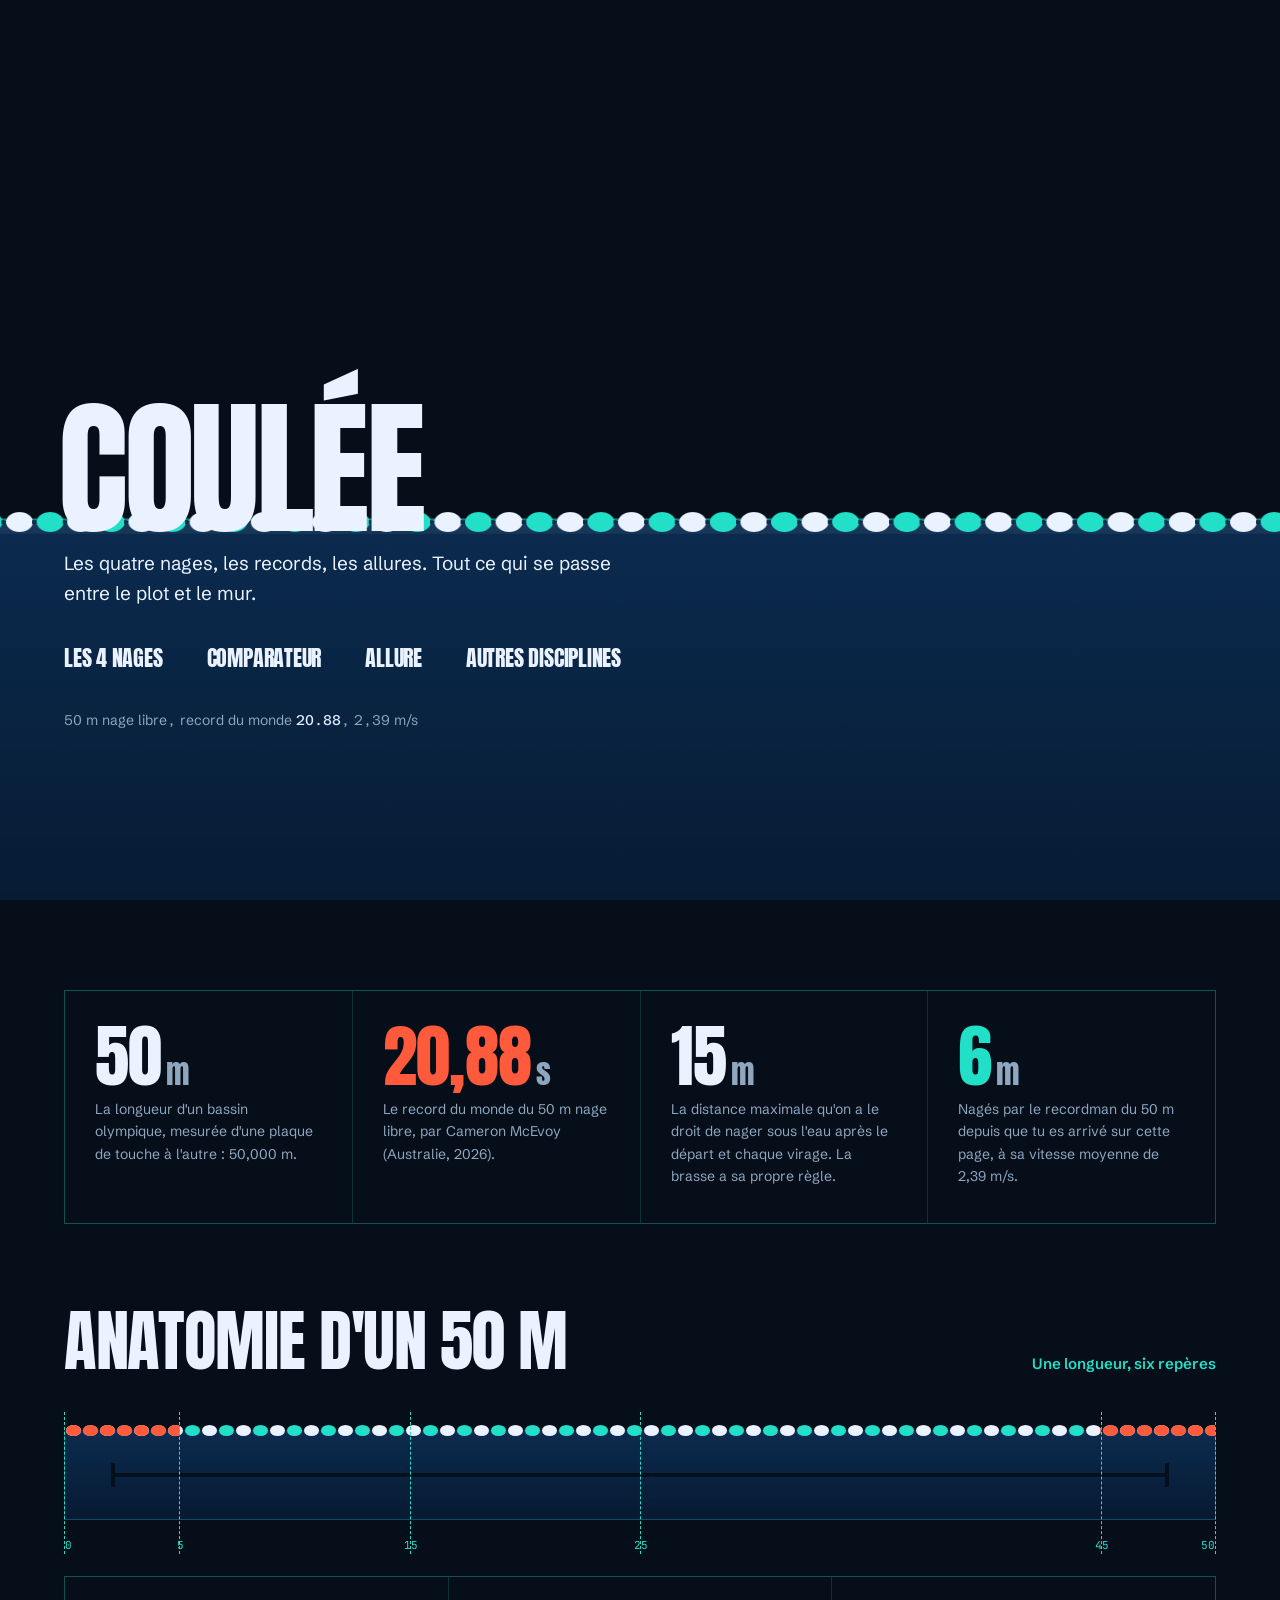
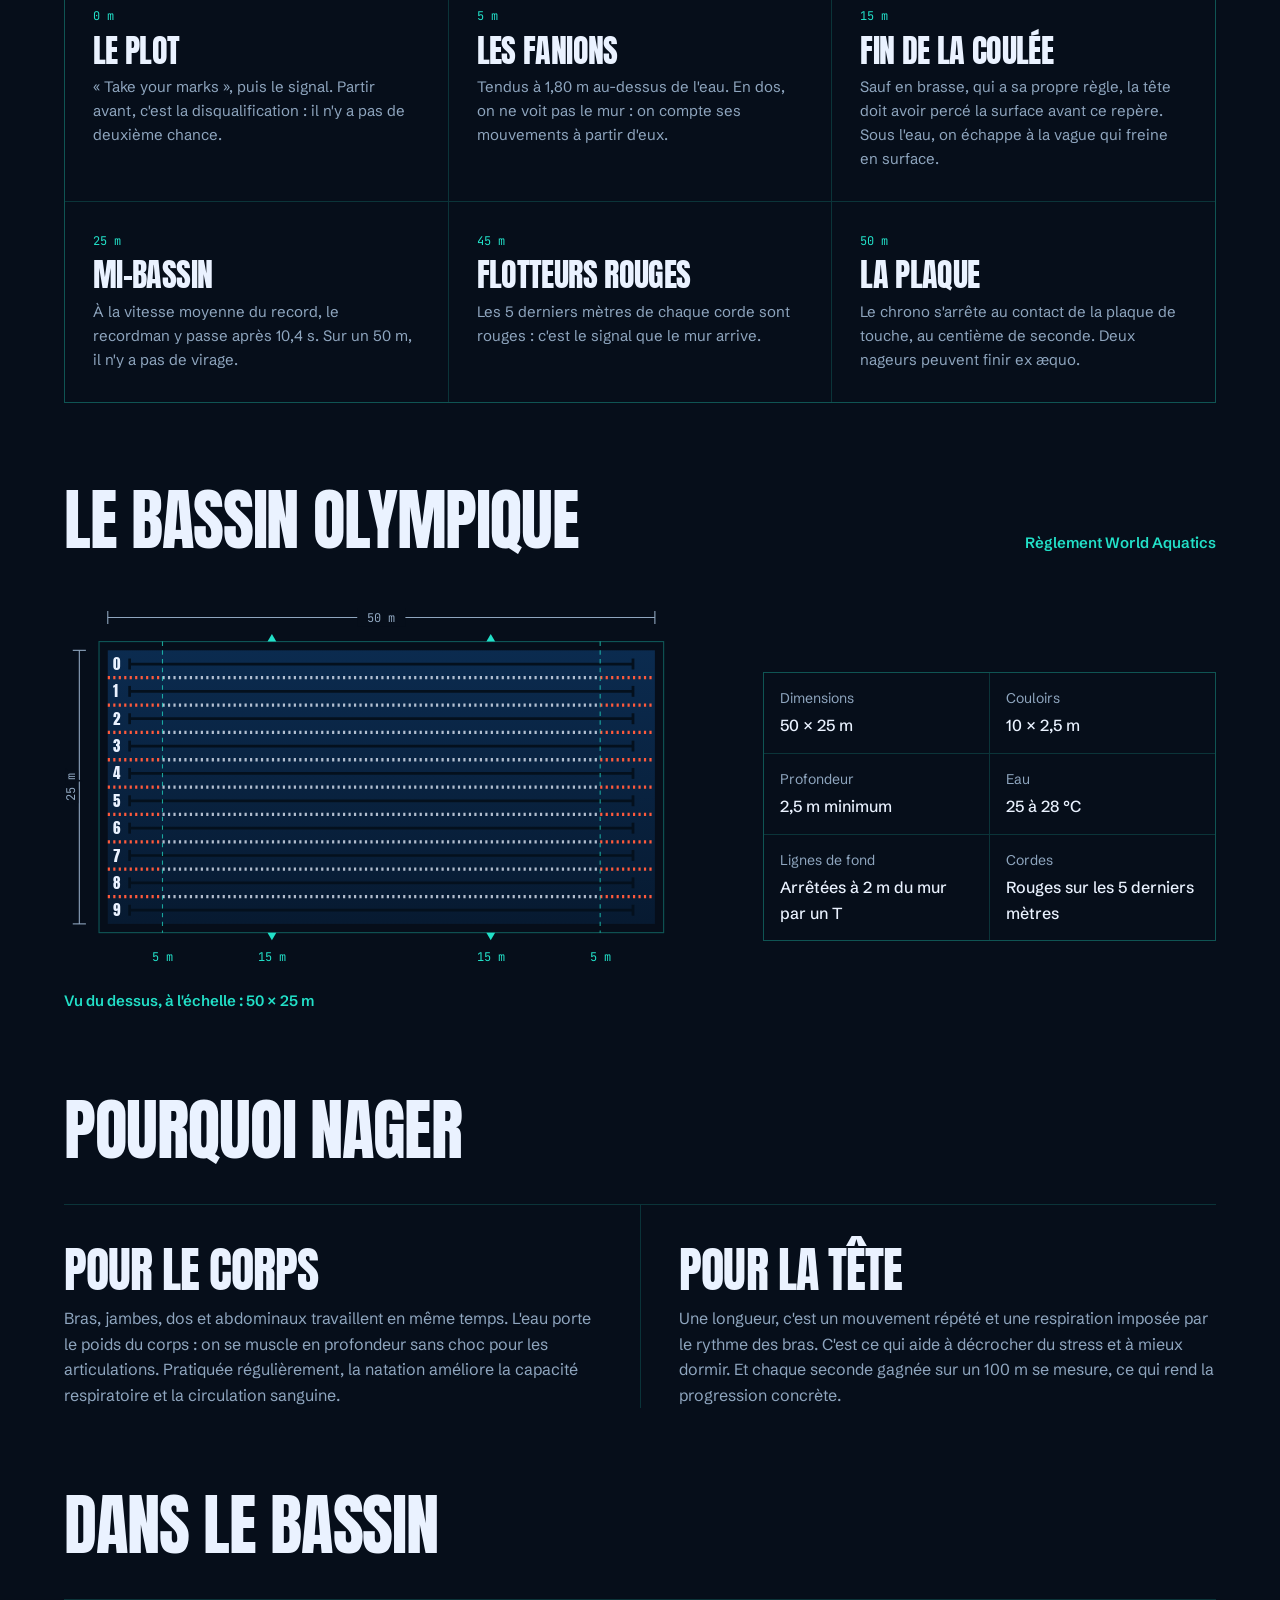
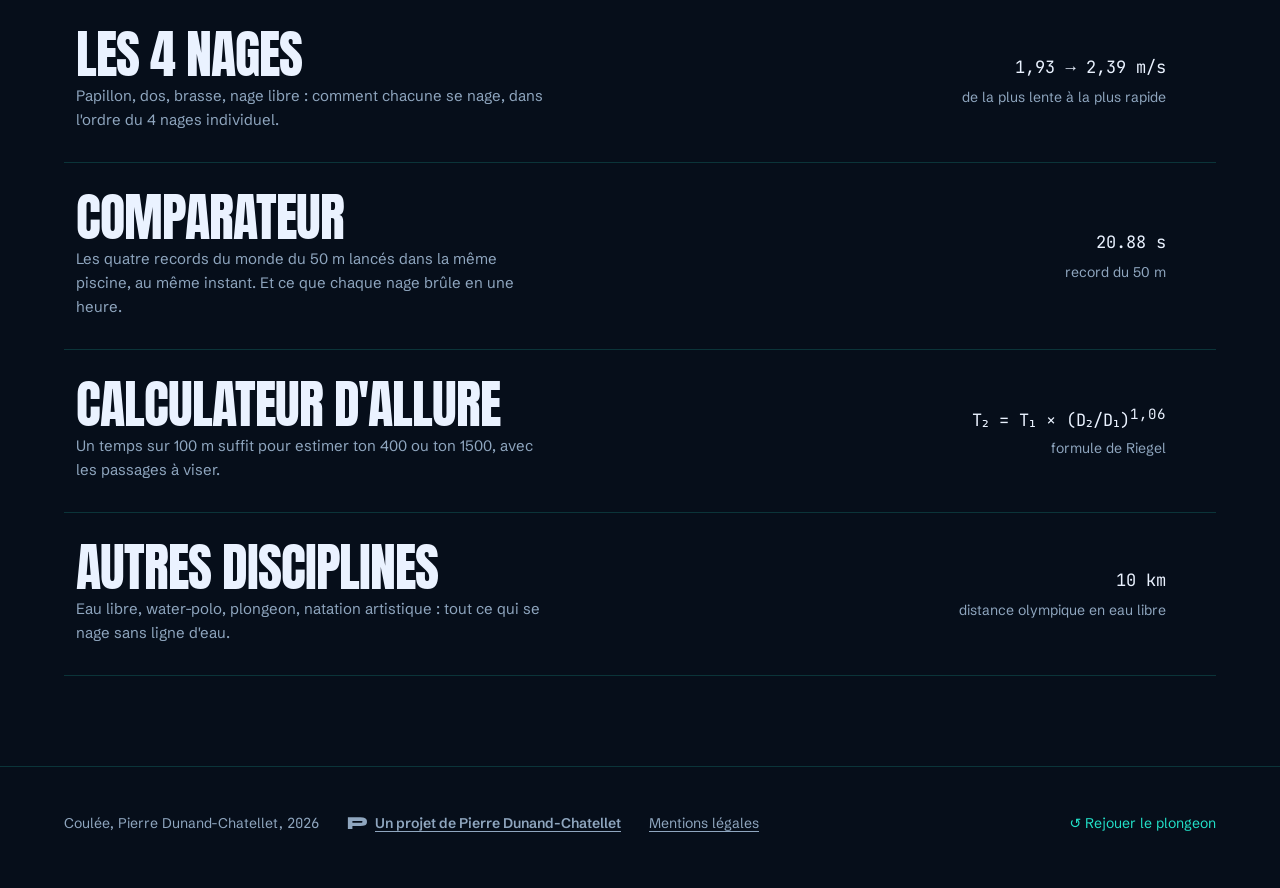
<file: index.html>
<!DOCTYPE html>
<html lang="fr" class="no-js">
<head>
<meta charset="utf-8">
<meta name="viewport" content="width=device-width, initial-scale=1, viewport-fit=cover">
<title>Coulée, la natation, du plot au mur</title>
<meta name="description" content="Les quatre nages, les records du monde du 50 m en course, un calculateur d'allure et les autres disciplines de la natation.">
<meta name="theme-color" content="#060E1A">
<link rel="icon" href="favicon.svg" type="image/svg+xml">
<link rel="canonical" href="https://dunandchatellet.fr/coulee/">
<meta property="og:type" content="website">
<meta property="og:title" content="Coulée, la natation, du plot au mur">
<meta property="og:description" content="Les quatre nages, les records du monde du 50 m en course, un calculateur d'allure et les autres disciplines de la natation.">
<meta property="og:url" content="https://dunandchatellet.fr/coulee/">
<meta property="og:image" content="https://dunandchatellet.fr/coulee/apercu.jpg?v=20261116-1">
<meta property="og:site_name" content="Pierre Dunand-Chatellet">
<meta property="og:locale" content="fr_FR">
<meta name="twitter:card" content="summary_large_image">
<script>document.documentElement.className = 'js force-motion';</script>
<link rel="stylesheet" href="fonts/fonts.css?v=20261115-1">
<link rel="stylesheet" href="css/coulee.css?v=20261115-1">
</head>
<body>

<a class="skip" href="#contenu">Aller au contenu</a>

<!-- barre fixe : apparaît une fois le plongeon joué et le hero quitté -->
<header class="mini" id="mini">
  <a class="mark" href="index.html" aria-current="page">Coul<i>é</i>e</a>
  <nav aria-label="Pages du site">
    <a href="nages.html">Les 4 nages</a>
    <a href="comparateur.html">Comparateur</a>
    <a href="allure.html">Allure</a>
    <a href="disciplines.html">Disciplines</a>
  </nav>
</header>

<!-- ============================================================
     LA SCÈNE, plongeon piloté par le scroll
     (extraite telle quelle de la maquette validée)
     ============================================================ -->
<section class="scene" id="scene">
  <div class="stage" id="stage">

    <!-- LE MONDE : c'est ce groupe que la caméra déplace -->
    <div class="world" id="world">
      <svg class="scene-svg" width="2700" height="1800" viewBox="-200 -400 2700 1800" preserveAspectRatio="none" aria-hidden="true" focusable="false">
        <defs>
          <linearGradient id="depth" gradientUnits="userSpaceOnUse" x1="0" y1="540" x2="0" y2="1400">
            <stop offset="0" stop-color="#0B2B4F"/>
            <stop offset=".55" stop-color="#071A31"/>
            <stop offset="1" stop-color="#060E1A"/>
          </linearGradient>
          <!-- corde de couloir : flotteurs alternés blanc / cyan.
               y="527" cale le motif sur le haut du rail : sans ça, le rail
               montre le bas d'une rangée et le haut de la suivante. -->
          <pattern id="floats" x="0" y="527" width="68" height="26" patternUnits="userSpaceOnUse">
            <ellipse cx="17" cy="13" rx="15" ry="11" fill="#EAF2FF"/>
            <ellipse cx="51" cy="13" rx="15" ry="11" fill="#22E0C8"/>
            <rect x="31" y="11" width="5" height="4" fill="#0B2B4F"/>
            <rect x="65" y="11" width="6" height="4" fill="#0B2B4F"/>
          </pattern>
        </defs>

        <!-- eau : elle s'arrête au mur (x=1900), pas au bord du viewBox -->
        <rect x="-200" y="540" width="2100" height="860" fill="url(#depth)"/>
        <!-- marquage de fond de bassin -->
        <rect x="-200" y="1120" width="2100" height="46" fill="#04101D" opacity=".85"/>
        <rect x="-200" y="1166" width="2100" height="3" fill="#22E0C8" opacity=".12"/>
        <!-- surface -->
        <rect x="-200" y="536" width="2100" height="3" fill="#22E0C8" opacity=".55"/>
        <rect x="-200" y="539" width="2100" height="14" fill="#EAF2FF" opacity=".06"/>

        <!-- corde de couloir, à la surface -->
        <rect x="-200" y="527" width="2100" height="26" fill="url(#floats)"/>

        <!-- écume : 7 chevrons, seule l'opacité est animée -->
        <g id="splash" fill="none" stroke="#EAF2FF" stroke-width="7" stroke-linecap="round" stroke-linejoin="round">
          <path class="ch" d="M -18,0 L 0,-16 L 18,0" transform="translate(1070,478) scale(1.15)"/>
          <path class="ch" d="M -18,0 L 0,-16 L 18,0" transform="translate(1030,505) rotate(-12) scale(.9)"/>
          <path class="ch" d="M -18,0 L 0,-16 L 18,0" transform="translate(1114,500) rotate(10)"/>
          <path class="ch" d="M -18,0 L 0,-16 L 18,0" transform="translate(995,528) rotate(-22) scale(.7)"/>
          <path class="ch" d="M -18,0 L 0,-16 L 18,0" transform="translate(1152,522) rotate(18) scale(.75)"/>
          <path class="ch" d="M -18,0 L 0,-16 L 18,0" transform="translate(958,512) rotate(-30) scale(.5)"/>
          <path class="ch" d="M -18,0 L 0,-16 L 18,0" transform="translate(1192,508) rotate(26) scale(.55)"/>
        </g>

        <!-- bord du bassin + mur : dessinés APRÈS l'eau, ils la bornent à droite -->
        <rect x="1900" y="480" width="600" height="920" fill="#0A1626"/>
        <rect x="1900" y="480" width="600" height="7" fill="#EAF2FF" opacity=".14"/>
        <rect x="1896" y="487" width="4" height="913" fill="#22E0C8" opacity=".28"/>
        <!-- carrelage discret du mur, sous l'eau -->
        <rect x="1904" y="700" width="596" height="2" fill="#EAF2FF" opacity=".05"/>
        <rect x="1904" y="920" width="596" height="2" fill="#EAF2FF" opacity=".05"/>

        <!-- plot de départ n°4 -->
        <g>
          <rect x="2000" y="330" width="86" height="150" fill="#12233A"/>
          <rect x="2000" y="330" width="3" height="150" fill="#22E0C8" opacity=".35"/>
          <polygon points="2094,352 2124,344 2124,300 2098,308" fill="#1B3350"/>
          <polygon points="1962,356 2124,320 2124,348 1962,384" fill="#DCE7F5"/>
          <polygon points="1962,356 2124,320 2124,326 1962,362" fill="#FFFFFF" opacity=".55"/>
          <text x="2043" y="446" font-family="JetBrains Mono, monospace" font-size="38" fill="#22E0C8" text-anchor="middle">4</text>
        </g>
      </svg>
    </div>

    <!-- LE NAGEUR : piloté indépendamment de la caméra -->
    <div class="swimmer" id="swimmer">
      <svg width="440" height="220" viewBox="-220 -110 440 220" aria-hidden="true" focusable="false">
        <!-- Le nageur est un squelette dessiné en formes effilées (js/nageur.js) : cuisse plus large que
             mollet, épaule plus large que poignet, bras et jambes qui gardent leur longueur. Ce HTML contient la
             pose accroupie sur le plot ; pendant le plongeon, le script ne change que l'attribut d des chemins,
             en mélangeant trois poses (accroupi, extension, coulée) : un vrai mouvement, pas un fondu entre
             silhouettes. Le nageur est tourné vers la GAUCHE : bras en x négatif, pieds en x positif. -->
        <g id="corps">
          <path id="n-jambe-f" d="M51 -12.9L-9.1 31.5A12.2 12.2 0 1 0 3.6 52.2L70.3 18.5A18.5 18.5 0 0 0 51 -12.9ZM-11.6 48.7L32.5 106.7A6.9 6.9 0 1 0 44 99.2L8.8 35.4A12.2 12.2 0 0 0 -11.6 48.7ZM-2.5 59.7A12.6 12.6 0 1 0 22.7 59.7A12.6 12.6 0 1 0 -2.5 59.7ZM41.1 94.3L7 108.3A3.8 3.8 0 1 0 9.2 115.5L45.2 107.4A6.9 6.9 0 0 0 41.1 94.3Z" fill="#9FB4D4" stroke="#04101D" stroke-width="3.4" stroke-linejoin="round" paint-order="stroke"/>
          <path id="n-maillot-f" d="M52 -14.2L27.8 3.7L45.1 31.8L72 18.2Z" fill="#17A99A"/>
          <path id="n-bras-f" d="M-32.3 38.7L-2.5 83.3A9.4 9.4 0 1 0 14.1 74.7L-4.7 24.5A15.6 15.6 0 0 0 -32.3 38.7ZM-3.2 74L-23.8 117.2A6.4 6.4 0 1 0 -12.6 123.5L13.2 83.1A9.4 9.4 0 0 0 -3.2 74ZM-24.4 120.3L-23.4 140.2A4.4 4.4 0 1 0 -14.7 140.6L-11.7 121A6.4 6.4 0 0 0 -24.4 120.3Z" fill="#9FB4D4" stroke="#04101D" stroke-width="3.4" stroke-linejoin="round" paint-order="stroke"/>
          <path id="n-torse" d="M53.2 -15.4L26.7 -2.1A15.5 15.5 0 1 0 36.7 27L65.8 21.1A19.5 19.5 0 0 0 53.2 -15.4ZM31.3 -3.6L-2.9 1.7A19.5 19.5 0 0 0 7.4 39.1L39.4 26.1A15.5 15.5 0 1 0 31.3 -3.6ZM-11.3 5.2L-28.4 17.4A15.5 15.5 0 1 0 -15.5 45L4.8 39.9A19.5 19.5 0 0 0 -11.3 5.2Z" fill="#EAF2FF" stroke="#04101D" stroke-width="3.4" stroke-linejoin="round" paint-order="stroke"/>
          <path id="n-maillot-t" d="M42 2A20 20 0 1 0 82 2A20 20 0 1 0 42 2Z" fill="#22E0C8"/>
          <path id="n-jambe-n" d="M51.9 -13.5L-10.7 27.2A12.2 12.2 0 1 0 0.7 48.6L69.3 19A18.5 18.5 0 0 0 51.9 -13.5ZM-15.9 40.6L3.1 110.9A6.9 6.9 0 1 0 16.7 108.3L8 36A12.2 12.2 0 0 0 -15.9 40.6ZM-12.5 58.9A12.6 12.6 0 1 0 12.7 58.9A12.6 12.6 0 1 0 -12.5 58.9ZM12.9 100.9L-21.2 114.9A3.8 3.8 0 1 0 -19 122.1L17 114A6.9 6.9 0 0 0 12.9 100.9Z" fill="#EAF2FF" stroke="#04101D" stroke-width="3.4" stroke-linejoin="round" paint-order="stroke" stroke-opacity="1"/>
          <path id="n-maillot-n" d="M53 -14.7L27.8 1.6L43.3 30.7L71 18.7ZM42 2A20 20 0 1 0 82 2A20 20 0 1 0 42 2Z" fill="#22E0C8"/>
          <path id="n-cou" d="M-15.6 21.8L-43 9.6A8.5 8.5 0 1 0 -50.2 25L-23.3 38.1A9 9 0 0 0 -15.6 21.8Z" fill="#EAF2FF"/>
          <path id="n-bras-n" d="M-32.8 37.8L-5.9 84.2A9.4 9.4 0 1 0 11.3 76.8L-4.4 25.4A15.6 15.6 0 0 0 -32.8 37.8ZM-5.8 74.7L-30.5 115.7A6.4 6.4 0 1 0 -20 123L9.7 85.3A9.4 9.4 0 0 0 -5.8 74.7ZM-31.4 119L-31.5 138.9A4.4 4.4 0 1 0 -22.8 139.8L-18.7 120.3A6.4 6.4 0 0 0 -31.4 119Z" fill="#EAF2FF" stroke="#04101D" stroke-width="3.4" stroke-linejoin="round" paint-order="stroke" stroke-opacity="1"/>
          <path id="n-tete" d="M-67 17.3A20.5 20.5 0 1 0 -26 17.3A20.5 20.5 0 1 0 -67 17.3Z" fill="#EAF2FF" stroke="#04101D" stroke-width="3.4" stroke-linejoin="round" paint-order="stroke"/>
          <path id="n-bonnet" d="M-66.8 20.1A20.5 20.5 0 1 1 -38.3 36.1A16.4 16.4 0 0 0 -66.8 20.1Z" fill="#22E0C8"/>
          <path id="n-brin" d="M-54.6 23.6L-31.9 4.4" fill="none" stroke="#0B2B4F" stroke-width="2.6" stroke-linecap="round"/>
          <path id="n-lentille" d="M-51.6 27.4L-49.7 25.9A4.8 4.8 0 0 0 -55.6 18.4L-57.5 19.8A4.8 4.8 0 0 0 -51.6 27.4Z" fill="#0B2B4F"/>
        </g>
      </svg>
    </div>

    <!-- LE TEXTE, posé sur la ligne d'eau -->
    <div class="hero-copy" id="heroCopy">
      <div class="copy-rail">
        <h1 class="title reveal" style="--i:0">Coulée</h1>
        <div class="below">
          <p class="lede reveal" style="--i:1">
            Les quatre nages, les records, les allures. Tout ce qui se passe
            entre le plot et le mur.
          </p>
          <nav class="hero-nav" aria-label="Rubriques">
            <a class="reveal" style="--i:2" href="nages.html"><span class="t">Les 4 nages</span></a>
            <a class="reveal" style="--i:3" href="comparateur.html"><span class="t">Comparateur</span></a>
            <a class="reveal" style="--i:4" href="allure.html"><span class="t">Allure</span></a>
            <a class="reveal" style="--i:5" href="disciplines.html"><span class="t">Autres disciplines</span></a>
          </nav>
          <p class="hero-data reveal mono" style="--i:6">
            50 m nage libre, record du monde <b data-rec="H.crawl" data-sep=".">20.88</b>, <span data-rec="H.crawl" data-champ="v">2,39</span> m/s
          </p>
        </div>
      </div>
    </div>

    <p class="cue mono" id="cue">↓ Défile</p>
  </div>
</section>

<main id="contenu">

  <!-- ============================================================
       CHIFFRES CLÉS
       ============================================================ -->
  <section class="section" aria-label="Chiffres clés">
    <div class="figures">
      <div class="reveal" style="--i:0">
        <span class="big">50<small>m</small></span>
        <p>La longueur d'un bassin olympique, mesurée d'une plaque de touche à l'autre : 50,000 m.</p>
      </div>
      <div class="rec reveal" style="--i:1">
        <span class="big"><span data-rec="H.crawl">20,88</span><small>s</small></span>
        <p>Le record du monde du 50 m nage libre, par <span data-rec="H.crawl" data-champ="qui">Cameron McEvoy</span> (<span data-rec="H.crawl" data-champ="legende">Australie, 2026</span>).</p>
      </div>
      <div class="reveal" style="--i:2">
        <span class="big">15<small>m</small></span>
        <p>La distance maximale qu'on a le droit de nager sous l'eau après le départ et chaque virage. La brasse a sa propre règle.</p>
      </div>
      <div class="live reveal" style="--i:3">
        <span class="big"><span id="live-m">0</span><small>m</small></span>
        <p>Nagés par le recordman du 50 m depuis que tu es arrivé sur cette page, à sa vitesse moyenne de <span data-rec="H.crawl" data-champ="v">2,39</span> m/s.</p>
      </div>
    </div>
  </section>

  <!-- ============================================================
       ANATOMIE D'UN 50 M
       ============================================================ -->
  <section class="section" aria-labelledby="t-anatomie">
    <div class="section-head">
      <h2 id="t-anatomie" class="reveal" style="--i:1">Anatomie d'un 50 m</h2>
      <span class="label reveal" style="--i:2">Une longueur, six repères</span>
    </div>

    <div class="lane50 reveal" style="--i:0" aria-hidden="true">
      <div class="lane50-water"><div class="lane50-bottom"></div></div>
      <div class="mark50 is-start" style="left:0"><span>0</span></div>
      <div class="mark50" style="left:10%"><span>5</span></div>
      <div class="mark50" style="left:30%"><span>15</span></div>
      <div class="mark50" style="left:50%"><span>25</span></div>
      <div class="mark50" style="left:90%"><span>45</span></div>
      <div class="mark50 is-end" style="right:0"><span>50</span></div>
    </div>

    <ol class="phases">
      <li class="reveal" style="--i:0">
        <span class="at">0 m</span>
        <h3>Le plot</h3>
        <p>« Take your marks », puis le signal. Partir avant, c'est la disqualification : il n'y a pas de deuxième chance.</p>
      </li>
      <li class="reveal" style="--i:1">
        <span class="at">5 m</span>
        <h3>Les fanions</h3>
        <p>Tendus à 1,80 m au-dessus de l'eau. En dos, on ne voit pas le mur : on compte ses mouvements à partir d'eux.</p>
      </li>
      <li class="reveal" style="--i:2">
        <span class="at">15 m</span>
        <h3>Fin de la coulée</h3>
        <p>Sauf en brasse, qui a sa propre règle, la tête doit avoir percé la surface avant ce repère. Sous l'eau, on échappe à la vague qui freine en surface.</p>
      </li>
      <li class="reveal" style="--i:0">
        <span class="at">25 m</span>
        <h3>Mi-bassin</h3>
        <p>À la vitesse moyenne du record, le recordman y passe après <span id="half-t">10,4</span> s. Sur un 50 m, il n'y a pas de virage.</p>
      </li>
      <li class="reveal" style="--i:1">
        <span class="at">45 m</span>
        <h3>Flotteurs rouges</h3>
        <p>Les 5 derniers mètres de chaque corde sont rouges : c'est le signal que le mur arrive.</p>
      </li>
      <li class="reveal" style="--i:2">
        <span class="at">50 m</span>
        <h3>La plaque</h3>
        <p>Le chrono s'arrête au contact de la plaque de touche, au centième de seconde. Deux nageurs peuvent finir ex æquo.</p>
      </li>
    </ol>
  </section>

  <!-- ============================================================
       LE BASSIN
       ============================================================ -->
  <section class="section" aria-labelledby="t-bassin">
    <div class="section-head">
      <h2 id="t-bassin" class="reveal" style="--i:1">Le bassin olympique</h2>
      <span class="label reveal" style="--i:2">Règlement World Aquatics</span>
    </div>
    <div class="pool">
      <figure class="reveal" style="--i:0">
        <svg viewBox="-40 -46 580 344" role="img" aria-labelledby="pool-title">
          <title id="pool-title">Plan d'un bassin olympique vu du dessus : 50 mètres sur 25, dix couloirs numérotés de 0 à 9, cordes aux 5 derniers mètres rouges, lignes de fond arrêtées à 2 mètres du mur par un T, fanions de dos à 5 mètres et repères à 15 mètres.</title>
          <defs><linearGradient id="pool-water" x1="0" y1="0" x2="0" y2="1"><stop offset="0" stop-color="#0B2B4F"/><stop offset="1" stop-color="#071A31"/></linearGradient></defs>
          <rect x="-8" y="-8" width="516" height="266" fill="none" stroke="rgba(34,224,200,.35)" stroke-width="1"/>
          <rect x="0" y="0" width="500" height="250" fill="url(#pool-water)"/>
          <g stroke="#04101D" stroke-width="2.5">
            <line x1="20" y1="12.5" x2="480" y2="12.5"/><line x1="20" y1="7.5" x2="20" y2="17.5"/><line x1="480" y1="7.5" x2="480" y2="17.5"/>
            <line x1="20" y1="37.5" x2="480" y2="37.5"/><line x1="20" y1="32.5" x2="20" y2="42.5"/><line x1="480" y1="32.5" x2="480" y2="42.5"/>
            <line x1="20" y1="62.5" x2="480" y2="62.5"/><line x1="20" y1="57.5" x2="20" y2="67.5"/><line x1="480" y1="57.5" x2="480" y2="67.5"/>
            <line x1="20" y1="87.5" x2="480" y2="87.5"/><line x1="20" y1="82.5" x2="20" y2="92.5"/><line x1="480" y1="82.5" x2="480" y2="92.5"/>
            <line x1="20" y1="112.5" x2="480" y2="112.5"/><line x1="20" y1="107.5" x2="20" y2="117.5"/><line x1="480" y1="107.5" x2="480" y2="117.5"/>
            <line x1="20" y1="137.5" x2="480" y2="137.5"/><line x1="20" y1="132.5" x2="20" y2="142.5"/><line x1="480" y1="132.5" x2="480" y2="142.5"/>
            <line x1="20" y1="162.5" x2="480" y2="162.5"/><line x1="20" y1="157.5" x2="20" y2="167.5"/><line x1="480" y1="157.5" x2="480" y2="167.5"/>
            <line x1="20" y1="187.5" x2="480" y2="187.5"/><line x1="20" y1="182.5" x2="20" y2="192.5"/><line x1="480" y1="182.5" x2="480" y2="192.5"/>
            <line x1="20" y1="212.5" x2="480" y2="212.5"/><line x1="20" y1="207.5" x2="20" y2="217.5"/><line x1="480" y1="207.5" x2="480" y2="217.5"/>
            <line x1="20" y1="237.5" x2="480" y2="237.5"/><line x1="20" y1="232.5" x2="20" y2="242.5"/><line x1="480" y1="232.5" x2="480" y2="242.5"/>
          </g>
          <g stroke-width="3" stroke-dasharray="2 3">
            <line x1="50" y1="25" x2="450" y2="25" stroke="#EAF2FF" opacity=".75"/><line x1="0" y1="25" x2="50" y2="25" stroke="#FF5A3C"/><line x1="450" y1="25" x2="500" y2="25" stroke="#FF5A3C"/>
            <line x1="50" y1="50" x2="450" y2="50" stroke="#EAF2FF" opacity=".75"/><line x1="0" y1="50" x2="50" y2="50" stroke="#FF5A3C"/><line x1="450" y1="50" x2="500" y2="50" stroke="#FF5A3C"/>
            <line x1="50" y1="75" x2="450" y2="75" stroke="#EAF2FF" opacity=".75"/><line x1="0" y1="75" x2="50" y2="75" stroke="#FF5A3C"/><line x1="450" y1="75" x2="500" y2="75" stroke="#FF5A3C"/>
            <line x1="50" y1="100" x2="450" y2="100" stroke="#EAF2FF" opacity=".75"/><line x1="0" y1="100" x2="50" y2="100" stroke="#FF5A3C"/><line x1="450" y1="100" x2="500" y2="100" stroke="#FF5A3C"/>
            <line x1="50" y1="125" x2="450" y2="125" stroke="#EAF2FF" opacity=".75"/><line x1="0" y1="125" x2="50" y2="125" stroke="#FF5A3C"/><line x1="450" y1="125" x2="500" y2="125" stroke="#FF5A3C"/>
            <line x1="50" y1="150" x2="450" y2="150" stroke="#EAF2FF" opacity=".75"/><line x1="0" y1="150" x2="50" y2="150" stroke="#FF5A3C"/><line x1="450" y1="150" x2="500" y2="150" stroke="#FF5A3C"/>
            <line x1="50" y1="175" x2="450" y2="175" stroke="#EAF2FF" opacity=".75"/><line x1="0" y1="175" x2="50" y2="175" stroke="#FF5A3C"/><line x1="450" y1="175" x2="500" y2="175" stroke="#FF5A3C"/>
            <line x1="50" y1="200" x2="450" y2="200" stroke="#EAF2FF" opacity=".75"/><line x1="0" y1="200" x2="50" y2="200" stroke="#FF5A3C"/><line x1="450" y1="200" x2="500" y2="200" stroke="#FF5A3C"/>
            <line x1="50" y1="225" x2="450" y2="225" stroke="#EAF2FF" opacity=".75"/><line x1="0" y1="225" x2="50" y2="225" stroke="#FF5A3C"/><line x1="450" y1="225" x2="500" y2="225" stroke="#FF5A3C"/>
          </g>
          <g stroke="#22E0C8" stroke-width="1" stroke-dasharray="4 4" opacity=".7">
            <line x1="50" y1="-8" x2="50" y2="258"/><line x1="450" y1="-8" x2="450" y2="258"/>
          </g>
          <g fill="#22E0C8">
            <path d="M 146,-8 l 4,-7 l 4,7 z"/><path d="M 346,-8 l 4,-7 l 4,7 z"/><path d="M 146,258 l 4,7 l 4,-7 z"/><path d="M 346,258 l 4,7 l 4,-7 z"/>
          </g>
          <g font-family="Anton, Impact, sans-serif" font-size="14" fill="#EAF2FF">
            <text x="5" y="18">0</text>
            <text x="5" y="43">1</text>
            <text x="5" y="68">2</text>
            <text x="5" y="93">3</text>
            <text x="5" y="118">4</text>
            <text x="5" y="143">5</text>
            <text x="5" y="168">6</text>
            <text x="5" y="193">7</text>
            <text x="5" y="218">8</text>
            <text x="5" y="243">9</text>
          </g>
          <g stroke="#8FA6BF" stroke-width="1">
            <line x1="0" y1="-30" x2="500" y2="-30"/><line x1="0" y1="-36" x2="0" y2="-24"/><line x1="500" y1="-36" x2="500" y2="-24"/>
            <line x1="-26" y1="0" x2="-26" y2="250"/><line x1="-32" y1="0" x2="-20" y2="0"/><line x1="-32" y1="250" x2="-20" y2="250"/>
          </g>
          <g font-family="JetBrains Mono, Consolas, monospace" font-size="11" fill="#8FA6BF">
            <rect x="228" y="-38" width="44" height="16" fill="#060E1A"/><text x="250" y="-26" text-anchor="middle">50 m</text>
            <text x="-30" y="125" text-anchor="middle" transform="rotate(-90 -30 125)" style="paint-order:stroke;stroke:#060E1A;stroke-width:6px">25 m</text>
            <text x="50" y="284" text-anchor="middle" fill="#22E0C8">5 m</text><text x="150" y="284" text-anchor="middle" fill="#22E0C8">15 m</text>
            <text x="350" y="284" text-anchor="middle" fill="#22E0C8">15 m</text><text x="450" y="284" text-anchor="middle" fill="#22E0C8">5 m</text>
          </g>
        </svg>
        <figcaption class="label">Vu du dessus, à l'échelle : 50 × 25 m</figcaption>
      </figure>
      <dl class="facts reveal" style="--i:1">
        <div><dt>Dimensions</dt><dd>50 × 25 m</dd></div>
        <div><dt>Couloirs</dt><dd>10 × 2,5 m</dd></div>
        <div><dt>Profondeur</dt><dd>2,5 m minimum</dd></div>
        <div><dt>Eau</dt><dd>25 à 28 °C</dd></div>
        <div><dt>Lignes de fond</dt><dd>Arrêtées à 2 m du mur par un T</dd></div>
        <div><dt>Cordes</dt><dd>Rouges sur les 5 derniers mètres</dd></div>
      </dl>
    </div>
  </section>

  <!-- ============================================================
       POURQUOI NAGER
       ============================================================ -->
  <section class="section" aria-labelledby="t-pourquoi">
    <div class="section-head">
      <h2 id="t-pourquoi" class="reveal" style="--i:1">Pourquoi nager</h2>
    </div>
    <div class="duo">
      <div class="reveal" style="--i:0">
        <h3>Pour le corps</h3>
        <p>Bras, jambes, dos et abdominaux travaillent en même temps. L'eau porte le poids du corps : on se muscle en profondeur sans choc pour les articulations. Pratiquée régulièrement, la natation améliore la capacité respiratoire et la circulation sanguine.</p>
      </div>
      <div class="reveal" style="--i:1">
        <h3>Pour la tête</h3>
        <p>Une longueur, c'est un mouvement répété et une respiration imposée par le rythme des bras. C'est ce qui aide à décrocher du stress et à mieux dormir. Et chaque seconde gagnée sur un 100 m se mesure, ce qui rend la progression concrète.</p>
      </div>
    </div>
  </section>

  <!-- ============================================================
       SOMMAIRE
       ============================================================ -->
  <section class="section" aria-labelledby="t-sommaire">
    <div class="section-head">
      <h2 id="t-sommaire" class="reveal" style="--i:1">Dans le bassin</h2>
    </div>
    <nav class="strokes" aria-labelledby="t-sommaire">
      <a class="stroke reveal" style="--i:0" href="nages.html">
        
        <span>
          <span class="name">Les 4 nages</span>
          <span class="desc">Papillon, dos, brasse, nage libre : comment chacune se nage, dans l'ordre du 4 nages individuel.</span>
        </span>
        <span class="v"><span data-rec="H.brasse" data-champ="v">1,93</span> → <span data-rec="H.crawl" data-champ="v">2,39</span> m/s<small>de la plus lente à la plus rapide</small></span>
      </a>
      <a class="stroke reveal" style="--i:1" href="comparateur.html">
        
        <span>
          <span class="name">Comparateur</span>
          <span class="desc">Les quatre records du monde du 50 m lancés dans la même piscine, au même instant. Et ce que chaque nage brûle en une heure.</span>
        </span>
        <span class="v"><span data-rec="H.crawl" data-sep=".">20.88</span> s<small>record du 50 m</small></span>
      </a>
      <a class="stroke reveal" style="--i:2" href="allure.html">
        
        <span>
          <span class="name">Calculateur d'allure</span>
          <span class="desc">Un temps sur 100 m suffit pour estimer ton 400 ou ton 1500, avec les passages à viser.</span>
        </span>
        <span class="v">T₂ = T₁ × (D₂/D₁)<sup>1,06</sup><small>formule de Riegel</small></span>
      </a>
      <a class="stroke reveal" style="--i:3" href="disciplines.html">
        
        <span>
          <span class="name">Autres disciplines</span>
          <span class="desc">Eau libre, water-polo, plongeon, natation artistique : tout ce qui se nage sans ligne d'eau.</span>
        </span>
        <span class="v">10 km<small>distance olympique en eau libre</small></span>
      </a>
    </nav>
  </section>

</main>

<footer>
  <span>Coulée, Pierre Dunand-Chatellet, <span class="mono">2026</span></span>
  <a class="auteur" href="https://dunandchatellet.fr/"><svg viewBox="0 0 64 64" aria-hidden="true"><path fill="currentColor" d="M16.383 41.28V31.13H45.325Q47.065 31.13 48.254 30.579Q49.443 30.028 49.443 28.23095081967213Q49.443 26.374 48.254 25.852Q47.065 25.330000000000002 45.325 25.330000000000002H17.311V50.85H2.8109999999999977V13.729999999999997H43.063Q47.43421951219512 13.729999999999997 51.22260975609756 14.338999999999999Q55.011 14.948 57.853 16.514Q60.695 18.08 62.319 20.921999999999997Q63.943000000000005 23.764 63.943000000000005 28.23Q63.943000000000005 32.696 62.319 35.306Q60.695 37.916 57.853 39.192Q55.011 40.468 51.22260975609756 40.874Q47.43421951219512 41.28 43.063 41.28Z"/></svg>Un projet de Pierre Dunand-Chatellet</a>
  <a href="https://dunandchatellet.fr/mentions-legales.html">Mentions légales</a>
  <button class="link-btn end" type="button" id="replay">↺ Rejouer le plongeon</button>
</footer>

<script src="js/donnees.js?v=20261001-1"></script>
<script src="js/site.js?v=20260916-3"></script>
<script src="js/nageur.js?v=20261001-1"></script>
<script src="js/intro.js?v=20261001-1"></script>
<script src="js/accueil.js?v=20260916-3"></script>
</body>
</html>
</file>
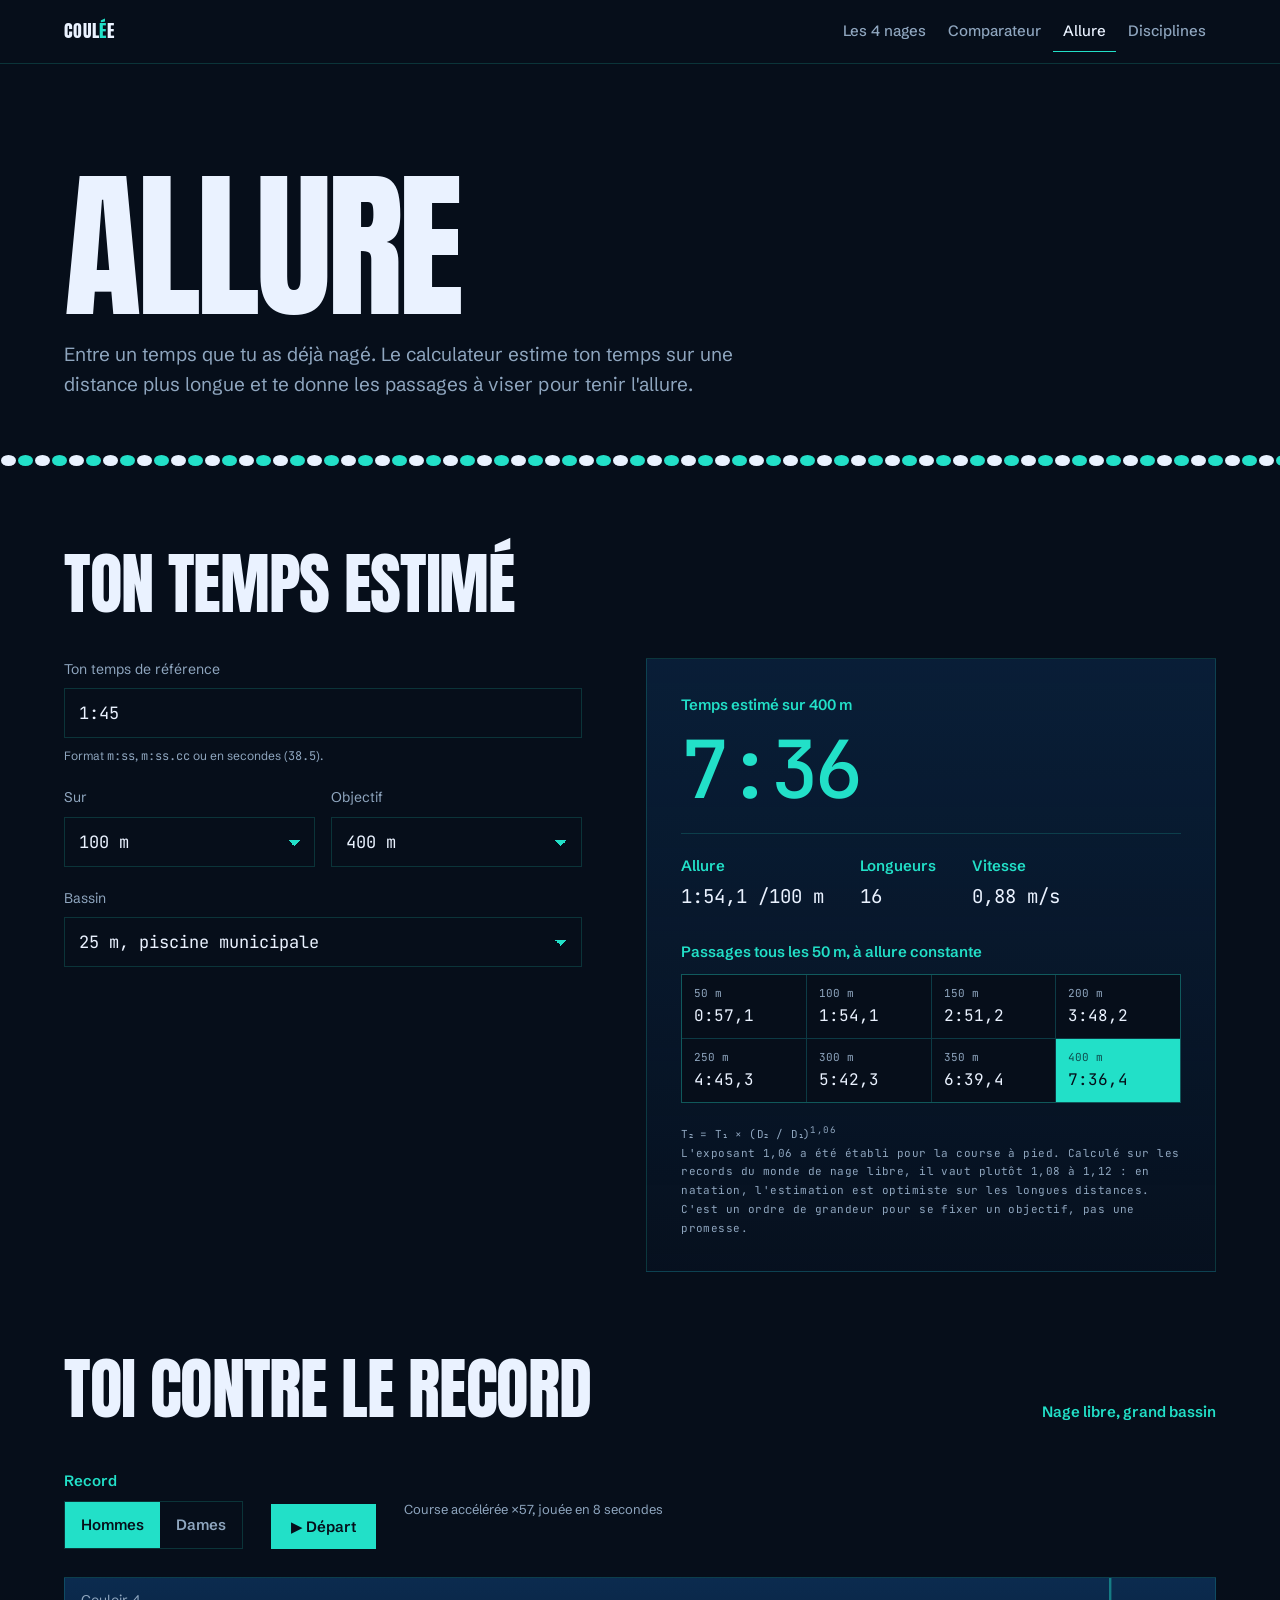
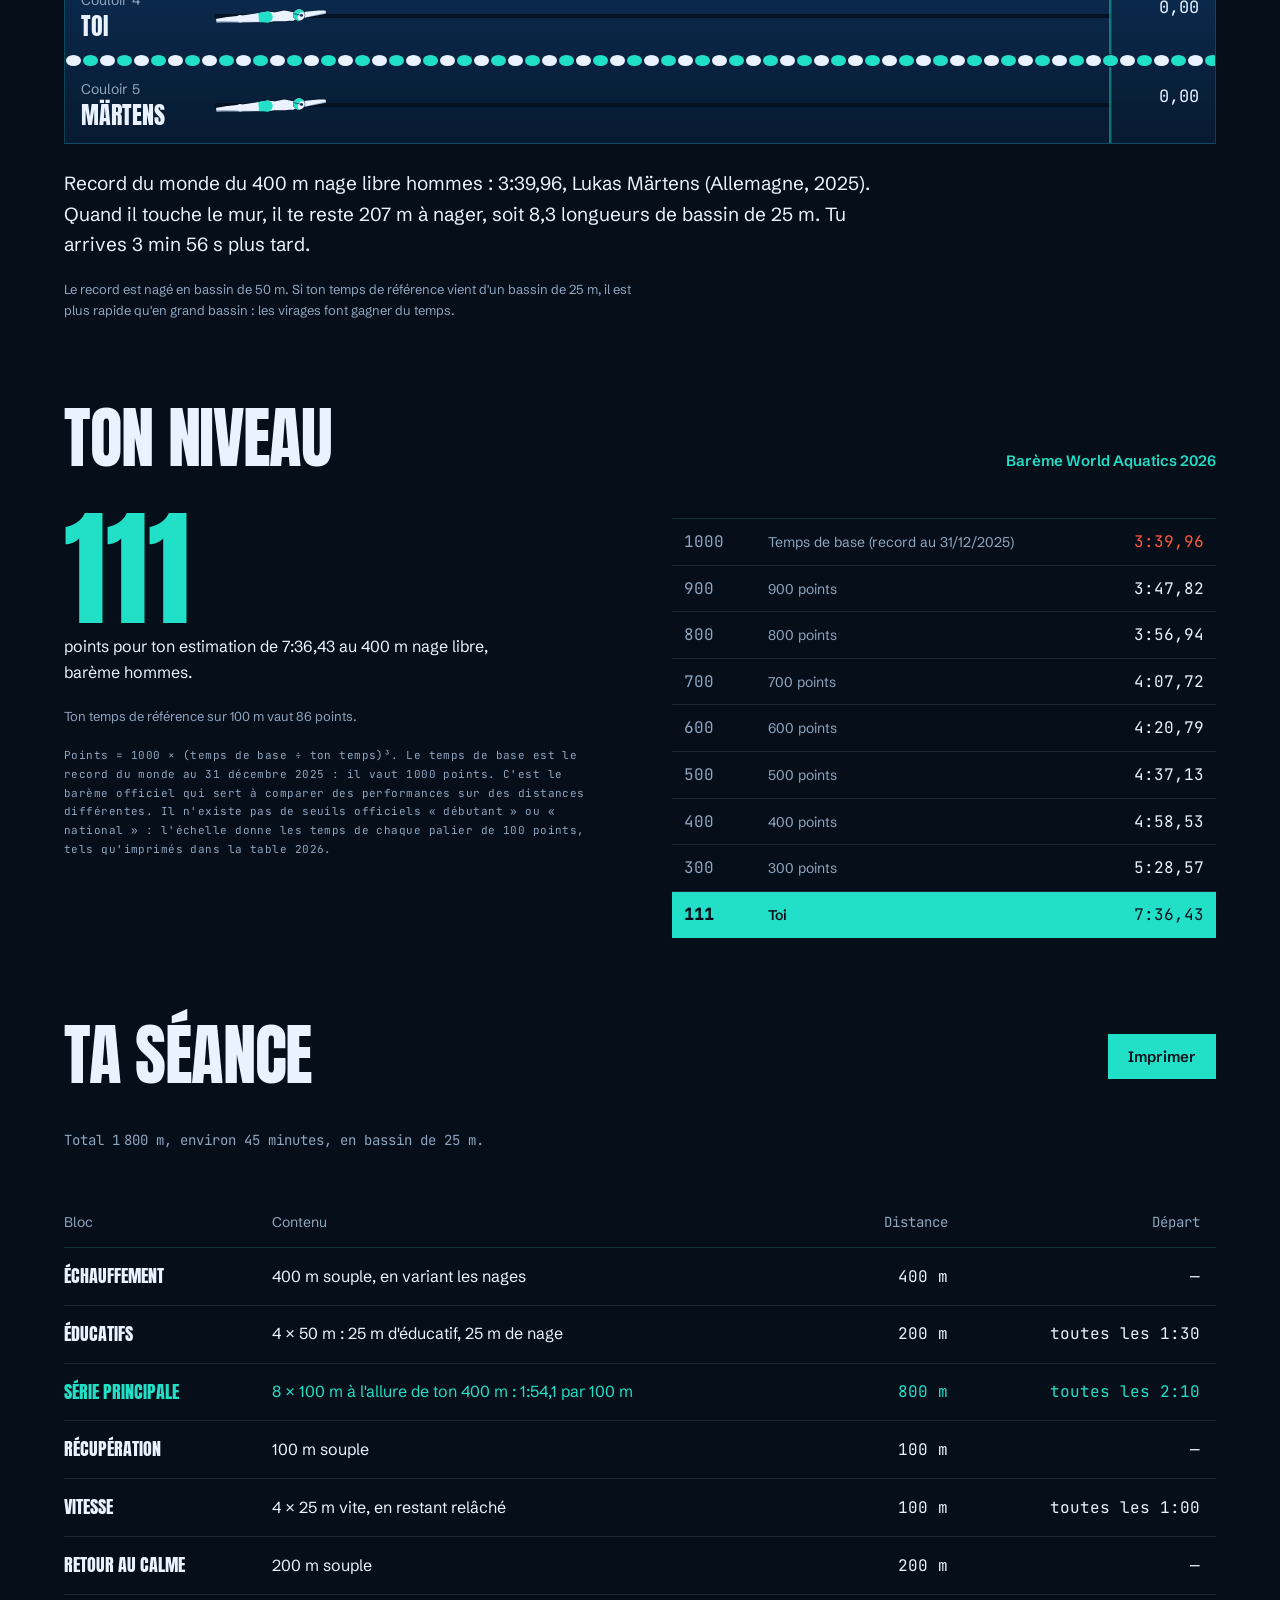
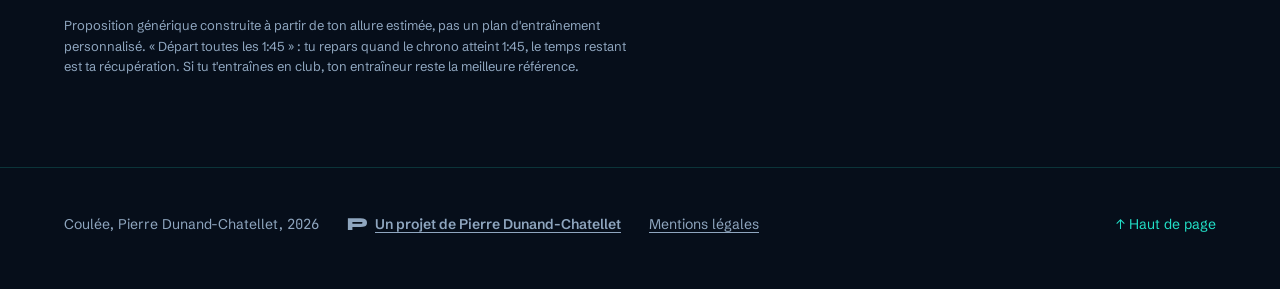
<file: allure.html>
<!DOCTYPE html>
<html lang="fr" class="no-js">
<head>
<meta charset="utf-8">
<meta name="viewport" content="width=device-width, initial-scale=1, viewport-fit=cover">
<title>Calculateur d'allure, Coulée</title>
<meta name="description" content="Estime ton temps sur 400, 800 ou 1500 m, compare-le au record du monde, calcule tes points World Aquatics et génère une séance à ton allure.">
<meta name="theme-color" content="#060E1A">
<link rel="icon" href="favicon.svg" type="image/svg+xml">
<link rel="canonical" href="https://dunandchatellet.fr/coulee/allure.html">
<meta property="og:type" content="website">
<meta property="og:title" content="Calculateur d'allure, Coulée">
<meta property="og:description" content="Estime ton temps sur 400, 800 ou 1500 m, compare-le au record du monde, calcule tes points World Aquatics et génère une séance à ton allure.">
<meta property="og:url" content="https://dunandchatellet.fr/coulee/allure.html">
<meta property="og:image" content="https://dunandchatellet.fr/coulee/apercu.jpg?v=20261116-1">
<meta property="og:site_name" content="Pierre Dunand-Chatellet">
<meta property="og:locale" content="fr_FR">
<meta name="twitter:card" content="summary_large_image">
<script>document.documentElement.className = 'js force-motion';</script>
<link rel="stylesheet" href="fonts/fonts.css?v=20261115-1">
<link rel="stylesheet" href="css/coulee.css?v=20261115-1">
</head>
<body>

<span id="top"></span>
<a class="skip" href="#contenu">Aller au contenu</a>

<header class="mini is-on">
  <a class="mark" href="index.html">Coul<i>é</i>e</a>
  <nav aria-label="Pages du site">
    <a href="nages.html">Les 4 nages</a>
    <a href="comparateur.html">Comparateur</a>
    <a href="allure.html" aria-current="page">Allure</a>
    <a href="disciplines.html">Disciplines</a>
  </nav>
</header>

<main class="page" id="contenu">

  <header class="page-head">
    <h1 class="reveal" style="--i:1">Allure</h1>
    <p class="intro reveal" style="--i:2">
      Entre un temps que tu as déjà nagé. Le calculateur estime ton temps sur une
      distance plus longue et te donne les passages à viser pour tenir l'allure.
    </p>
  </header>

  <div class="rope" aria-hidden="true"></div>

  <section class="section" aria-labelledby="t-calc">
    <div class="section-head">
      <h2 id="t-calc" class="reveal" style="--i:1">Ton temps estimé</h2>
    </div>
    <div class="pace">
      <form class="reveal" style="--i:0" id="paceForm" novalidate>
        <div class="field">
          <label for="t1">Ton temps de référence</label>
          <input id="t1" type="text" value="1:45" autocomplete="off" spellcheck="false" aria-describedby="t1-hint">
          <span class="hint" id="t1-hint">Format <span class="mono">m:ss</span>, <span class="mono">m:ss.cc</span> ou en secondes (<span class="mono">38.5</span>).</span>
        </div>
        <div class="pair">
          <div class="field">
            <label for="d1">Sur</label>
            <select id="d1">
              <option value="50">50 m</option>
              <option value="100" selected>100 m</option>
              <option value="200">200 m</option>
              <option value="400">400 m</option>
              <option value="800">800 m</option>
            </select>
          </div>
          <div class="field">
            <label for="d2">Objectif</label>
            <select id="d2">
              <option value="100">100 m</option>
              <option value="200">200 m</option>
              <option value="400" selected>400 m</option>
              <option value="800">800 m</option>
              <option value="1500">1500 m</option>
            </select>
          </div>
        </div>
        <div class="field">
          <label for="bassin">Bassin</label>
          <select id="bassin">
            <option value="25" selected>25 m, piscine municipale</option>
            <option value="50">50 m, grand bassin</option>
          </select>
        </div>
      </form>

      <div class="out reveal" style="--i:1">
        <p class="label" id="res-label">Temps estimé sur 400 m</p>
        <output class="big" id="res-temps" for="t1 d1 d2">7:36</output>
        <div class="stats">
          <div><span class="label">Allure</span><output id="res-allure">1:54,1 /100 m</output></div>
          <div><span class="label">Longueurs</span><output id="res-longueurs">16</output></div>
          <div><span class="label">Vitesse</span><output id="res-vitesse">0,88 m/s</output></div>
        </div>
        <p class="label splits-head" id="res-split-label">Passages tous les 50 m, à allure constante</p>
        <div class="splits" id="splits"></div>
        <p class="formula">
          T₂ = T₁ × (D₂ / D₁)<sup>1,06</sup><br>
          L'exposant 1,06 a été établi pour la course à pied. Calculé sur les records
          du monde de nage libre, il vaut plutôt 1,08 à 1,12 : en natation,
          l'estimation est optimiste sur les longues distances. C'est un ordre de
          grandeur pour se fixer un objectif, pas une promesse.
        </p>
      </div>
    </div>
  </section>

  <!-- ============================================================
       TOI CONTRE LE RECORD
       ============================================================ -->
  <section class="section needs-js" aria-labelledby="t-vs">
    <div class="section-head">
      <h2 id="t-vs" class="reveal" style="--i:1">Toi contre le record</h2>
      <span class="label reveal" style="--i:2">Nage libre, grand bassin</span>
    </div>

    <div class="controls reveal" style="--i:0">
      <fieldset>
        <legend class="label">Record</legend>
        <div class="seg">
          <input type="radio" name="sexe-rec" id="rec-h" value="H" checked><label for="rec-h">Hommes</label>
          <input type="radio" name="sexe-rec" id="rec-f" value="F"><label for="rec-f">Dames</label>
        </div>
      </fieldset>
      <button class="btn" type="button" id="vs-start">▶ Départ</button>
      <span class="note vs-vitesse" id="vs-vitesse"></span>
    </div>

    <div class="race reveal" style="--i:1" id="vs-race" hidden></div>
    <p class="vs-texte reveal" style="--i:2" id="vs-texte"></p>
    <p class="visually-hidden" id="vs-status" aria-live="polite"></p>
    <p class="note">Le record est nagé en bassin de 50 m. Si ton temps de référence vient d'un bassin de 25 m, il est plus rapide qu'en grand bassin : les virages font gagner du temps.</p>
  </section>

  <!-- ============================================================
       TON NIVEAU
       ============================================================ -->
  <section class="section needs-js" aria-labelledby="t-niv">
    <div class="section-head">
      <h2 id="t-niv" class="reveal" style="--i:1">Ton niveau</h2>
      <span class="label reveal" style="--i:2">Barème World Aquatics 2026</span>
    </div>
    <div class="niveau">
      <div class="reveal" style="--i:0">
        <span class="big" id="niv-points">—</span>
        <p id="niv-texte"></p>
        <p class="note" id="niv-ref"></p>
        <p class="formula">
          Points = 1000 × (temps de base ÷ ton temps)³. Le temps de base est le record du
          monde au 31 décembre 2025 : il vaut 1000 points. C'est le barème officiel qui
          sert à comparer des performances sur des distances différentes. Il n'existe pas
          de seuils officiels « débutant » ou « national » : l'échelle donne les
          temps de chaque palier de 100 points, tels qu'imprimés dans la table 2026.
        </p>
      </div>
      <ol class="echelle reveal" style="--i:1" id="niv-echelle" aria-label="Temps de chaque palier de points"></ol>
    </div>
  </section>

  <!-- ============================================================
       SÉANCE GÉNÉRÉE
       ============================================================ -->
  <section class="section needs-js" id="seance" aria-labelledby="t-sea">
    <div class="section-head">
      <h2 id="t-sea" class="reveal" style="--i:1">Ta séance</h2>
      <button class="btn no-print reveal" style="--i:2" type="button" id="seance-imprimer">Imprimer</button>
    </div>
    <p class="intro-seance reveal" style="--i:0" id="seance-resume"></p>
    <div class="table-wrap reveal" style="--i:1">
      <table class="seance">
        <caption class="visually-hidden">Séance d'entraînement construite à partir de ton allure</caption>
        <thead><tr><th scope="col">Bloc</th><th scope="col">Contenu</th><th scope="col" class="num">Distance</th><th scope="col" class="num">Départ</th></tr></thead>
        <tbody id="seance-corps"></tbody>
      </table>
    </div>
    <p class="note">Proposition générique construite à partir de ton allure estimée, pas un plan d'entraînement personnalisé. « Départ toutes les 1:45 » : tu repars quand le chrono atteint 1:45, le temps restant est ta récupération. Si tu t'entraînes en club, ton entraîneur reste la meilleure référence.</p>
  </section>

</main>

<footer>
  <span>Coulée, Pierre Dunand-Chatellet, <span class="mono">2026</span></span>
  <a class="auteur" href="https://dunandchatellet.fr/"><svg viewBox="0 0 64 64" aria-hidden="true"><path fill="currentColor" d="M16.383 41.28V31.13H45.325Q47.065 31.13 48.254 30.579Q49.443 30.028 49.443 28.23095081967213Q49.443 26.374 48.254 25.852Q47.065 25.330000000000002 45.325 25.330000000000002H17.311V50.85H2.8109999999999977V13.729999999999997H43.063Q47.43421951219512 13.729999999999997 51.22260975609756 14.338999999999999Q55.011 14.948 57.853 16.514Q60.695 18.08 62.319 20.921999999999997Q63.943000000000005 23.764 63.943000000000005 28.23Q63.943000000000005 32.696 62.319 35.306Q60.695 37.916 57.853 39.192Q55.011 40.468 51.22260975609756 40.874Q47.43421951219512 41.28 43.063 41.28Z"/></svg>Un projet de Pierre Dunand-Chatellet</a>
  <a href="https://dunandchatellet.fr/mentions-legales.html">Mentions légales</a>
  <a class="end" href="#top">↑ Haut de page</a>
</footer>

<script src="js/donnees.js?v=20261001-1"></script>
<script src="js/site.js?v=20260916-3"></script>
<script src="js/allure-outils.js?v=20260916-3"></script>
<script src="js/allure.js?v=20260916-3"></script>
</body>
</html>
</file>
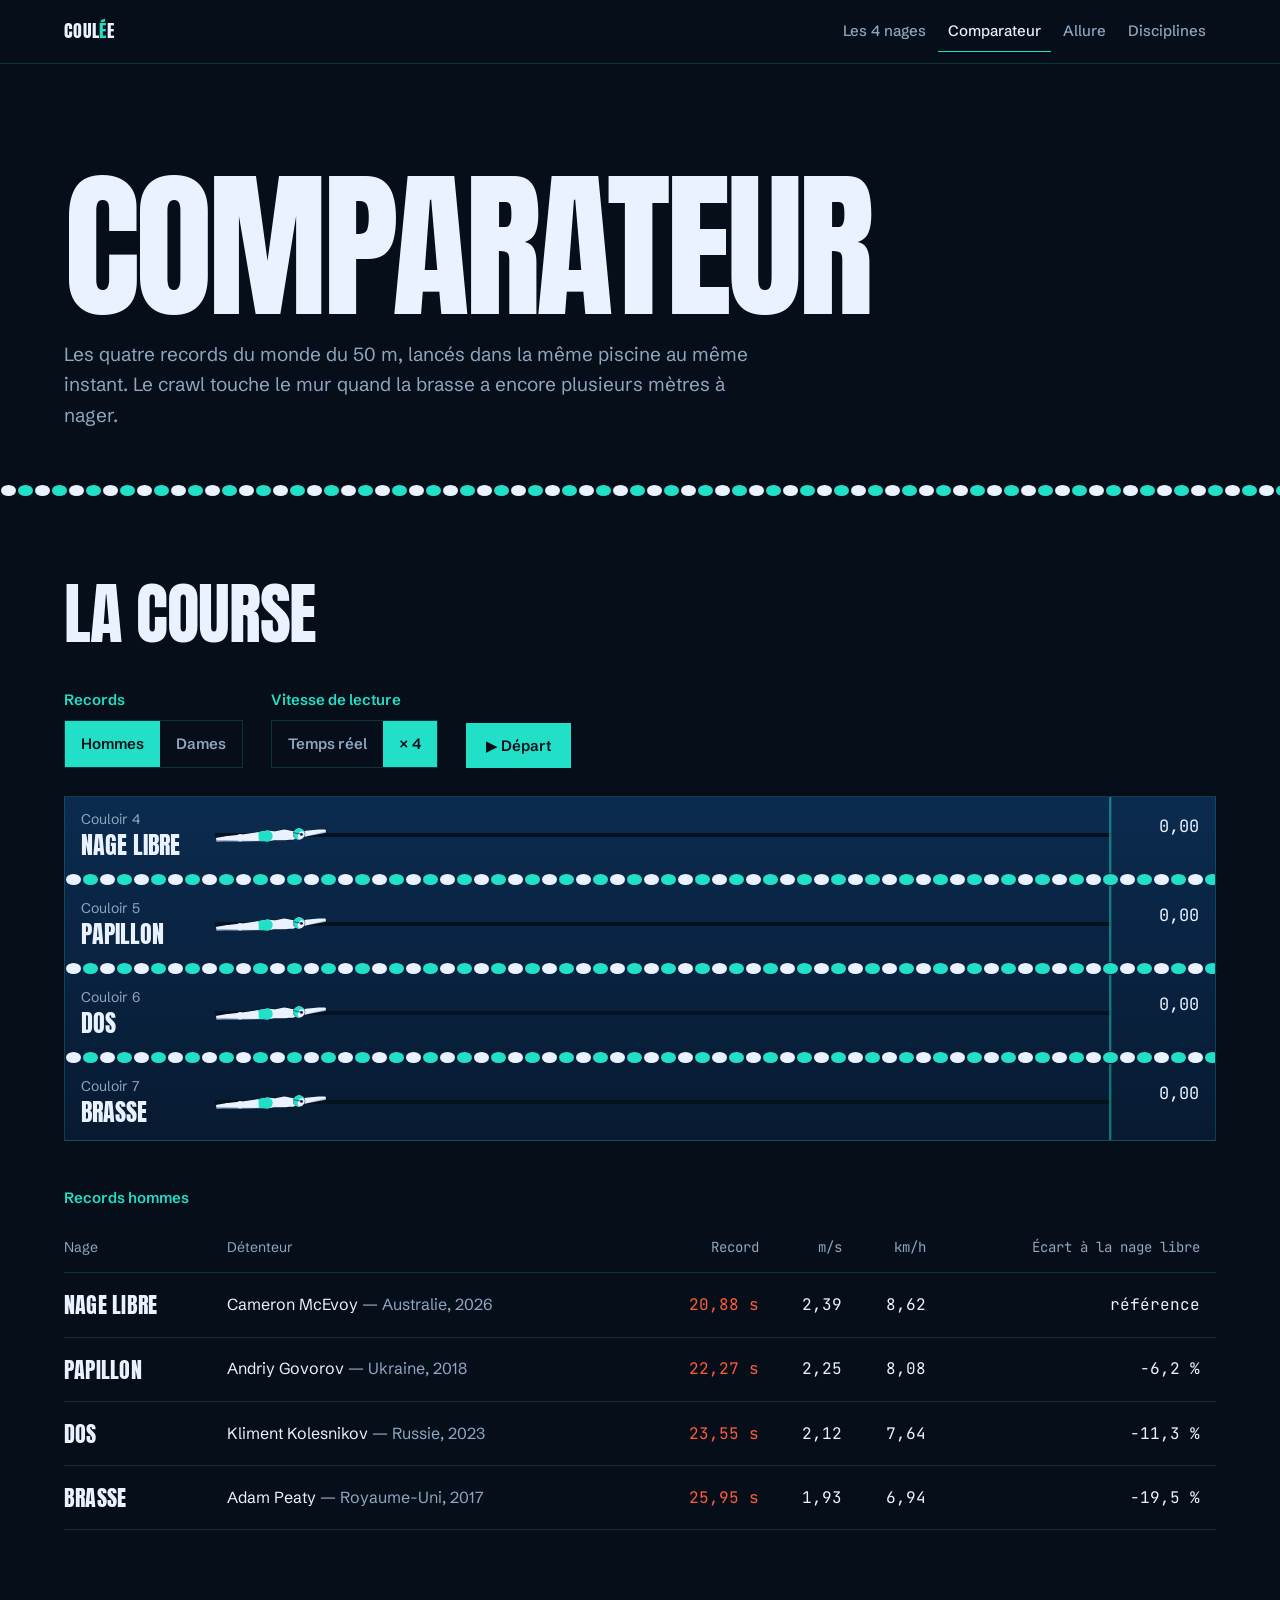
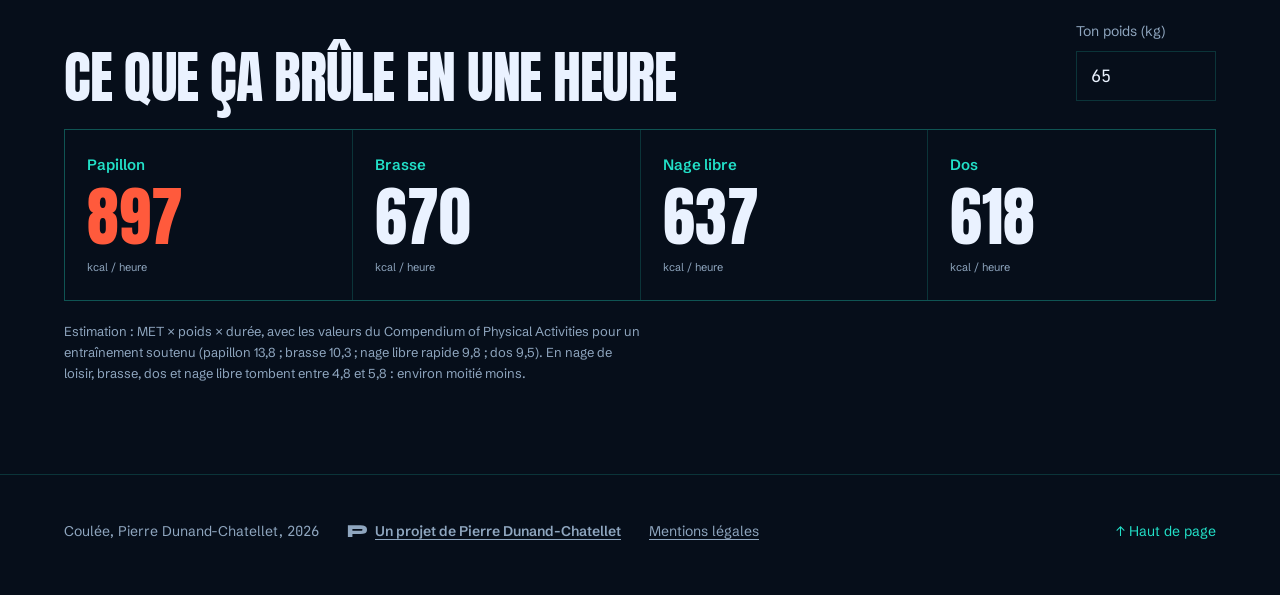
<file: comparateur.html>
<!DOCTYPE html>
<html lang="fr" class="no-js">
<head>
<meta charset="utf-8">
<meta name="viewport" content="width=device-width, initial-scale=1, viewport-fit=cover">
<title>Comparateur, Coulée</title>
<meta name="description" content="Les quatre records du monde du 50 m lancés dans la même piscine au même instant, et les calories brûlées par chaque nage selon ton poids.">
<meta name="theme-color" content="#060E1A">
<link rel="icon" href="favicon.svg" type="image/svg+xml">
<link rel="canonical" href="https://dunandchatellet.fr/coulee/comparateur.html">
<meta property="og:type" content="website">
<meta property="og:title" content="Comparateur, Coulée">
<meta property="og:description" content="Les quatre records du monde du 50 m lancés dans la même piscine au même instant, et les calories brûlées par chaque nage selon ton poids.">
<meta property="og:url" content="https://dunandchatellet.fr/coulee/comparateur.html">
<meta property="og:image" content="https://dunandchatellet.fr/coulee/apercu.jpg?v=20261116-1">
<meta property="og:site_name" content="Pierre Dunand-Chatellet">
<meta property="og:locale" content="fr_FR">
<meta name="twitter:card" content="summary_large_image">
<script>document.documentElement.className = 'js force-motion';</script>
<link rel="stylesheet" href="fonts/fonts.css?v=20261115-1">
<link rel="stylesheet" href="css/coulee.css?v=20261115-1">
</head>
<body>

<span id="top"></span>
<a class="skip" href="#contenu">Aller au contenu</a>

<header class="mini is-on">
  <a class="mark" href="index.html">Coul<i>é</i>e</a>
  <nav aria-label="Pages du site">
    <a href="nages.html">Les 4 nages</a>
    <a href="comparateur.html" aria-current="page">Comparateur</a>
    <a href="allure.html">Allure</a>
    <a href="disciplines.html">Disciplines</a>
  </nav>
</header>

<main class="page" id="contenu">

  <header class="page-head">
    <h1 class="reveal" style="--i:1">Comparateur</h1>
    <p class="intro reveal" style="--i:2">
      Les quatre records du monde du 50 m, lancés dans la même piscine au même
      instant. Le crawl touche le mur quand la brasse a encore plusieurs mètres à nager.
    </p>
  </header>

  <div class="rope" aria-hidden="true"></div>

  <!-- ============================================================
       LA COURSE
       ============================================================ -->
  <section class="section" aria-labelledby="t-course">
    <div class="section-head">
      <h2 id="t-course" class="reveal" style="--i:0">La course</h2>
    </div>

    <div class="controls reveal" style="--i:1">
      <fieldset>
        <legend class="label">Records</legend>
        <div class="seg">
          <input type="radio" name="sexe" id="sexe-h" value="H" checked><label for="sexe-h">Hommes</label>
          <input type="radio" name="sexe" id="sexe-f" value="F"><label for="sexe-f">Dames</label>
        </div>
      </fieldset>
      <fieldset>
        <legend class="label">Vitesse de lecture</legend>
        <div class="seg">
          <input type="radio" name="vitesse" id="v1" value="1"><label for="v1">Temps réel</label>
          <input type="radio" name="vitesse" id="v4" value="4" checked><label for="v4">× 4</label>
        </div>
      </fieldset>
      <button class="btn" type="button" id="race-start">▶ Départ</button>
    </div>

    <!-- rempli par js/comparateur.js ; sans JS, le tableau ci-dessous suffit -->
    <div class="race reveal" style="--i:2" id="race" hidden></div>
    <p class="note" id="race-status" aria-live="polite"></p>

    <div class="table-wrap reveal" style="--i:3">
      <table>
        <caption class="label" style="text-align:left;caption-side:top;padding-bottom:12px" id="table-caption">Records hommes</caption>
        <thead>
          <tr><th scope="col">Nage</th><th scope="col">Détenteur</th><th scope="col" class="num">Record</th><th scope="col" class="num">m/s</th><th scope="col" class="num">km/h</th><th scope="col" class="num">Écart à la nage libre</th></tr>
        </thead>
        <tbody id="race-table">
          <tr><td><b>Nage libre</b></td><td>Cameron McEvoy <span class="muted">— Australie, 2026</span></td><td class="num rec">20,88 s</td><td class="num">2,39</td><td class="num">8,62</td><td class="num">référence</td></tr>
          <tr><td><b>Papillon</b></td><td>Andriy Govorov <span class="muted">— Ukraine, 2018</span></td><td class="num rec">22,27 s</td><td class="num">2,25</td><td class="num">8,08</td><td class="num">−6,2 %</td></tr>
          <tr><td><b>Dos</b></td><td>Kliment Kolesnikov <span class="muted">— Russie, 2023</span></td><td class="num rec">23,55 s</td><td class="num">2,12</td><td class="num">7,64</td><td class="num">−11,3 %</td></tr>
          <tr><td><b>Brasse</b></td><td>Adam Peaty <span class="muted">— Royaume-Uni, 2017</span></td><td class="num rec">25,95 s</td><td class="num">1,93</td><td class="num">6,94</td><td class="num">−19,5 %</td></tr>
        </tbody>
      </table>
    </div>
  </section>

  <!-- ============================================================
       ÉNERGIE
       ============================================================ -->
  <section class="section" aria-labelledby="t-kcal">
    <div class="energy-head">
      <h2 id="t-kcal" class="reveal" style="--i:0">Ce que ça brûle en une heure</h2>
      <div class="field reveal" style="--i:1">
        <label for="poids">Ton poids (kg)</label>
        <input id="poids" type="number" min="30" max="150" step="1" value="65" inputmode="numeric" style="width:140px">
      </div>
    </div>
    <div class="kcal reveal" style="--i:2" id="kcal">
      <div class="top"><span class="label">Papillon</span><span class="big">897</span><span class="unit">kcal / heure</span></div>
      <div><span class="label">Brasse</span><span class="big">670</span><span class="unit">kcal / heure</span></div>
      <div><span class="label">Nage libre</span><span class="big">637</span><span class="unit">kcal / heure</span></div>
      <div><span class="label">Dos</span><span class="big">618</span><span class="unit">kcal / heure</span></div>
    </div>
    <p class="note">
      Estimation : MET × poids × durée, avec les valeurs du Compendium of Physical
      Activities pour un entraînement soutenu (papillon 13,8 ; brasse 10,3 ;
      nage libre rapide 9,8 ; dos 9,5). En nage de loisir, brasse, dos et
      nage libre tombent entre 4,8 et 5,8 : environ moitié moins.
    </p>
  </section>

</main>

<footer>
  <span>Coulée, Pierre Dunand-Chatellet, <span class="mono">2026</span></span>
  <a class="auteur" href="https://dunandchatellet.fr/"><svg viewBox="0 0 64 64" aria-hidden="true"><path fill="currentColor" d="M16.383 41.28V31.13H45.325Q47.065 31.13 48.254 30.579Q49.443 30.028 49.443 28.23095081967213Q49.443 26.374 48.254 25.852Q47.065 25.330000000000002 45.325 25.330000000000002H17.311V50.85H2.8109999999999977V13.729999999999997H43.063Q47.43421951219512 13.729999999999997 51.22260975609756 14.338999999999999Q55.011 14.948 57.853 16.514Q60.695 18.08 62.319 20.921999999999997Q63.943000000000005 23.764 63.943000000000005 28.23Q63.943000000000005 32.696 62.319 35.306Q60.695 37.916 57.853 39.192Q55.011 40.468 51.22260975609756 40.874Q47.43421951219512 41.28 43.063 41.28Z"/></svg>Un projet de Pierre Dunand-Chatellet</a>
  <a href="https://dunandchatellet.fr/mentions-legales.html">Mentions légales</a>
  <a class="end" href="#top">↑ Haut de page</a>
</footer>

<script src="js/donnees.js?v=20261001-1"></script>
<script src="js/site.js?v=20260916-3"></script>
<script src="js/comparateur.js?v=20260916-3"></script>
</body>
</html>
</file>
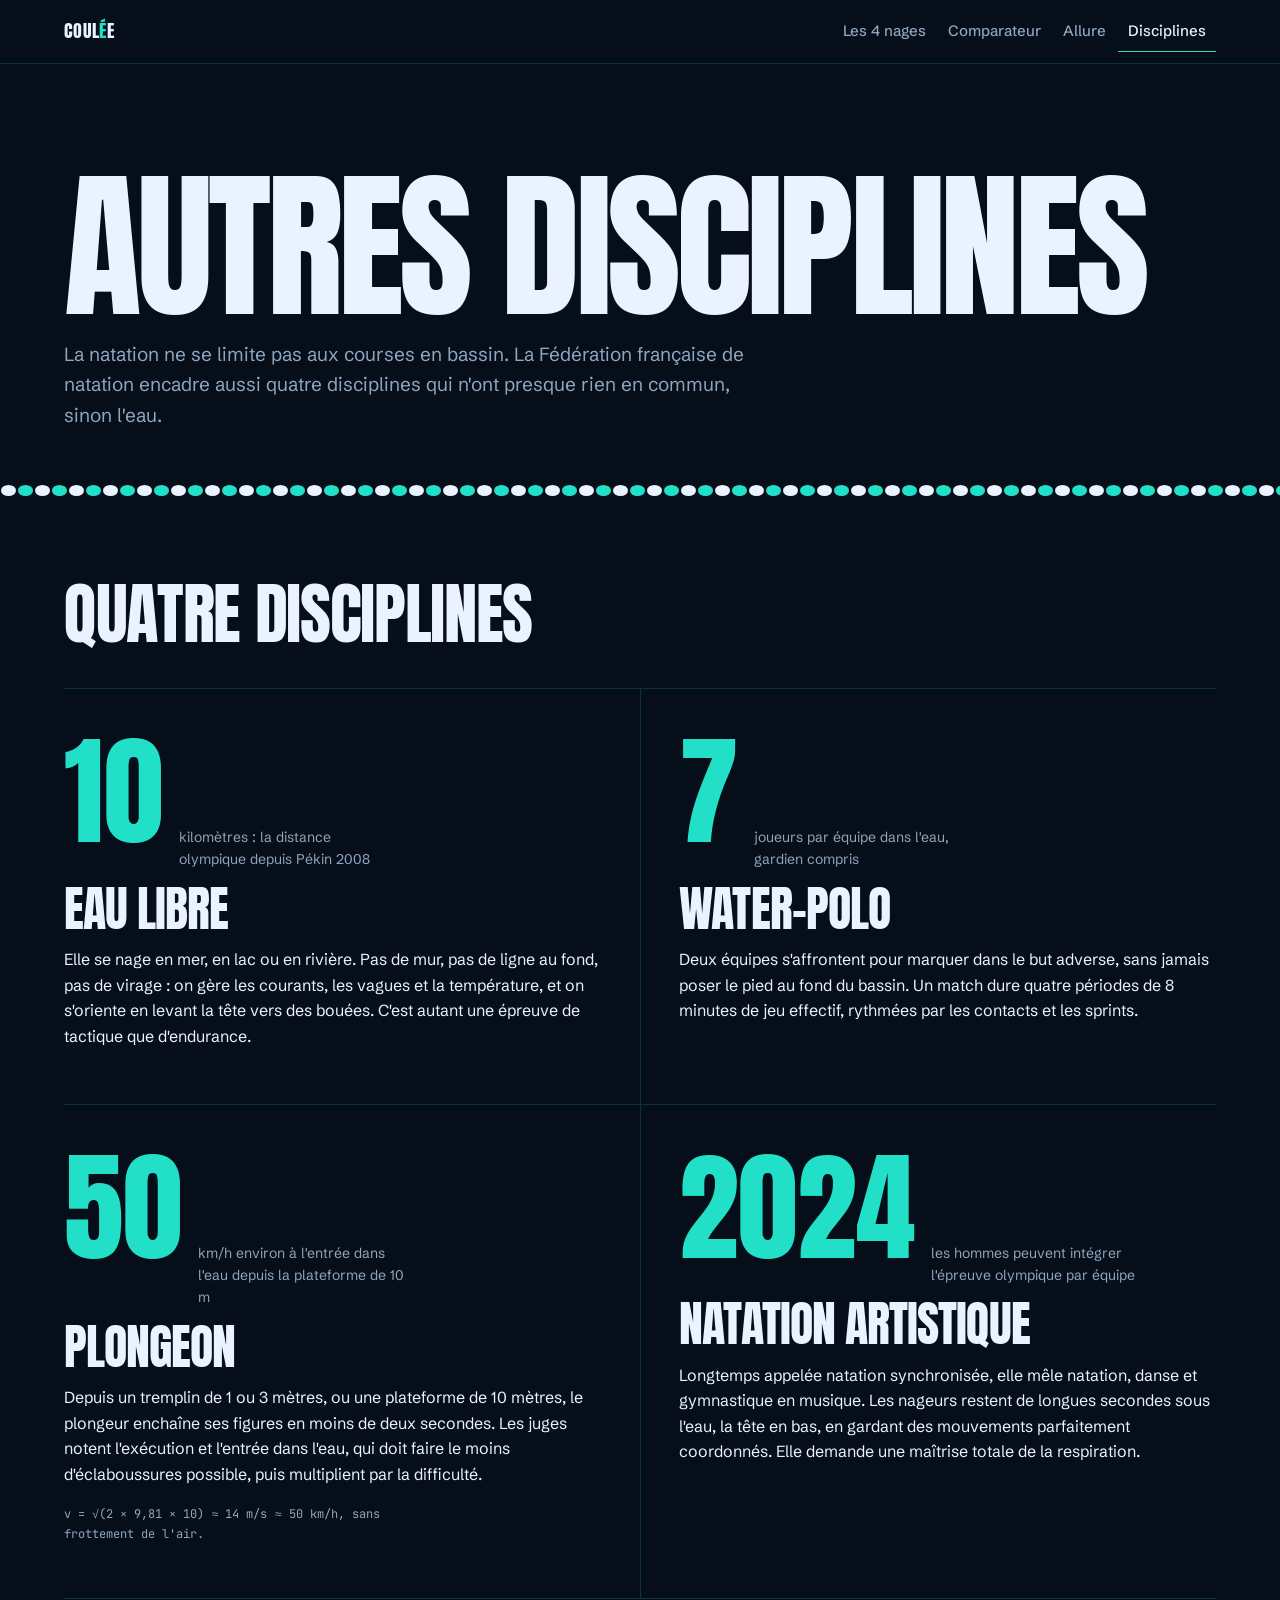
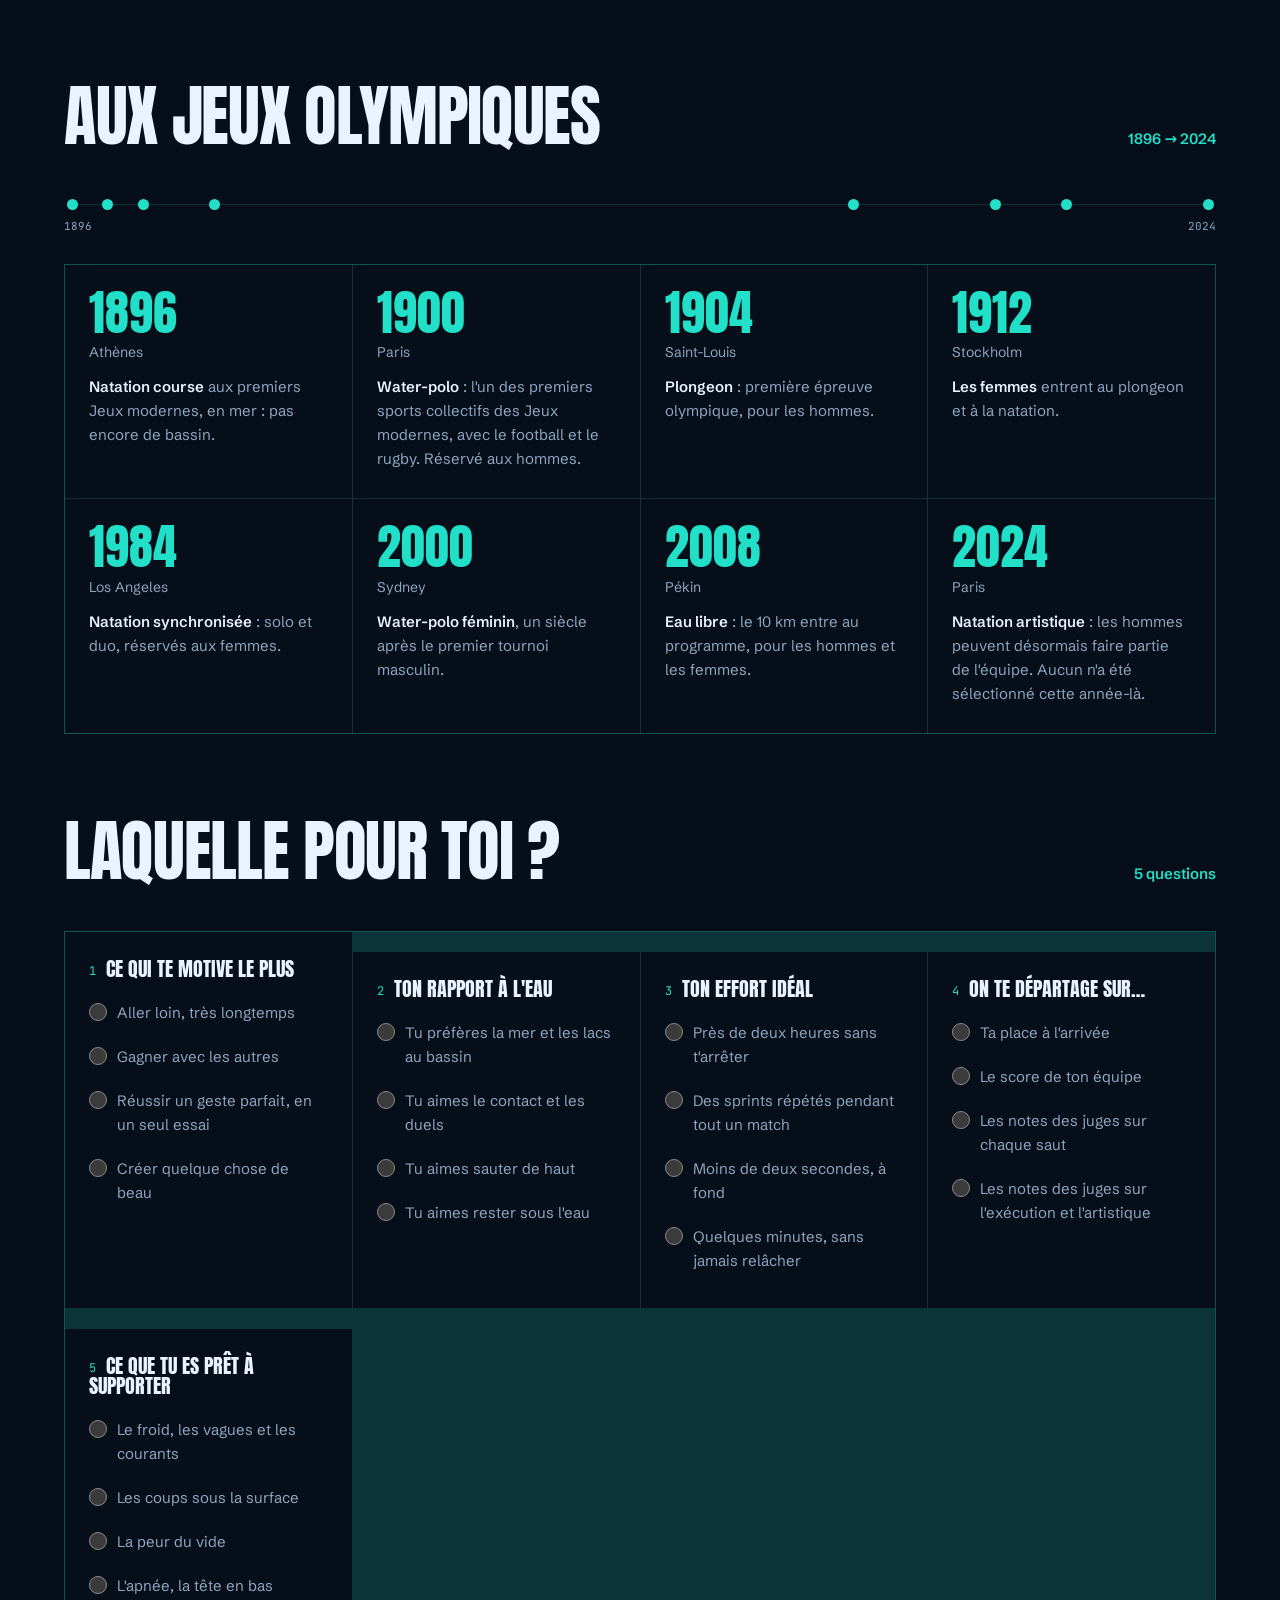
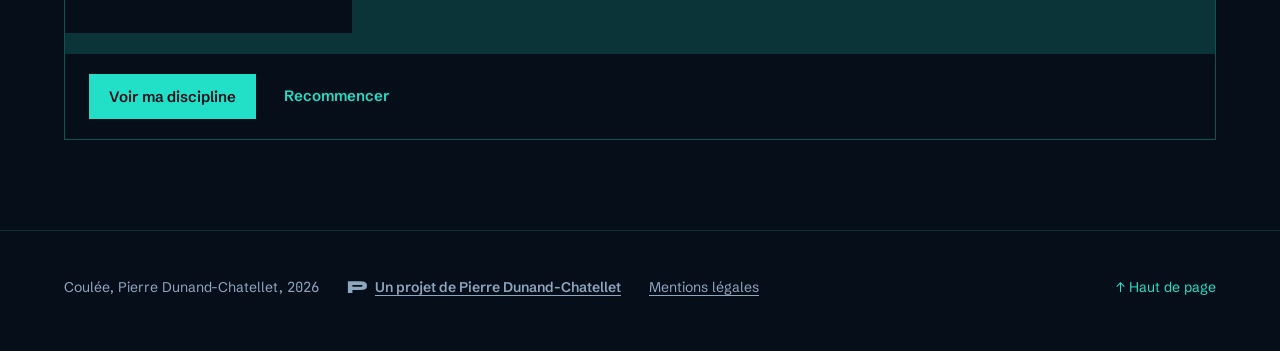
<file: disciplines.html>
<!DOCTYPE html>
<html lang="fr" class="no-js">
<head>
<meta charset="utf-8">
<meta name="viewport" content="width=device-width, initial-scale=1, viewport-fit=cover">
<title>Autres disciplines, Coulée</title>
<meta name="description" content="Eau libre, water-polo, plongeon et natation artistique : leurs règles, leur entrée aux Jeux olympiques, et un quiz pour trouver celle qui te correspond.">
<meta name="theme-color" content="#060E1A">
<link rel="icon" href="favicon.svg" type="image/svg+xml">
<link rel="canonical" href="https://dunandchatellet.fr/coulee/disciplines.html">
<meta property="og:type" content="website">
<meta property="og:title" content="Autres disciplines, Coulée">
<meta property="og:description" content="Eau libre, water-polo, plongeon et natation artistique : leurs règles, leur entrée aux Jeux olympiques, et un quiz pour trouver celle qui te correspond.">
<meta property="og:url" content="https://dunandchatellet.fr/coulee/disciplines.html">
<meta property="og:image" content="https://dunandchatellet.fr/coulee/apercu.jpg?v=20261116-1">
<meta property="og:site_name" content="Pierre Dunand-Chatellet">
<meta property="og:locale" content="fr_FR">
<meta name="twitter:card" content="summary_large_image">
<script>document.documentElement.className = 'js force-motion';</script>
<link rel="stylesheet" href="fonts/fonts.css?v=20261115-1">
<link rel="stylesheet" href="css/coulee.css?v=20261115-1">
</head>
<body>

<span id="top"></span>
<a class="skip" href="#contenu">Aller au contenu</a>

<header class="mini is-on">
  <a class="mark" href="index.html">Coul<i>é</i>e</a>
  <nav aria-label="Pages du site">
    <a href="nages.html">Les 4 nages</a>
    <a href="comparateur.html">Comparateur</a>
    <a href="allure.html">Allure</a>
    <a href="disciplines.html" aria-current="page">Disciplines</a>
  </nav>
</header>

<main class="page" id="contenu">

  <header class="page-head">
    <h1 class="reveal" style="--i:1">Autres disciplines</h1>
    <p class="intro reveal" style="--i:2">
      La natation ne se limite pas aux courses en bassin. La Fédération française
      de natation encadre aussi quatre disciplines qui n'ont presque rien en commun,
      sinon l'eau.
    </p>
  </header>

  <div class="rope" aria-hidden="true"></div>

  <section class="section" aria-labelledby="t-disc">
    <div class="section-head">
      <h2 id="t-disc" class="reveal" style="--i:1">Quatre disciplines</h2>
    </div>
    <div class="disc">
      <article class="reveal" style="--i:0" id="eau-libre" aria-labelledby="t-eau-libre">
        <div class="fig"><strong>10</strong><span>kilomètres : la distance olympique depuis Pékin 2008</span></div>
        <h3 id="t-eau-libre">Eau libre</h3>
        <p>
          Elle se nage en mer, en lac ou en rivière. Pas de mur, pas de ligne au
          fond, pas de virage : on gère les courants, les vagues et la température,
          et on s'oriente en levant la tête vers des bouées. C'est autant une
          épreuve de tactique que d'endurance.
        </p>
      </article>
      <article class="reveal" style="--i:1" id="water-polo" aria-labelledby="t-water-polo">
        <div class="fig"><strong>7</strong><span>joueurs par équipe dans l'eau, gardien compris</span></div>
        <h3 id="t-water-polo">Water-polo</h3>
        <p>
          Deux équipes s'affrontent pour marquer dans le but adverse, sans jamais
          poser le pied au fond du bassin. Un match dure quatre périodes de
          8 minutes de jeu effectif, rythmées par les contacts et les sprints.
        </p>
      </article>
      <article class="reveal" style="--i:0" id="plongeon" aria-labelledby="t-plongeon">
        <div class="fig"><strong>50</strong><span>km/h environ à l'entrée dans l'eau depuis la plateforme de 10 m</span></div>
        <h3 id="t-plongeon">Plongeon</h3>
        <p>
          Depuis un tremplin de 1 ou 3 mètres, ou une plateforme de 10 mètres, le
          plongeur enchaîne ses figures en moins de deux secondes. Les juges notent
          l'exécution et l'entrée dans l'eau, qui doit faire le moins
          d'éclaboussures possible, puis multiplient par la difficulté.
        </p>
        <p class="calc">v = √(2 × 9,81 × 10) ≈ 14 m/s ≈ 50 km/h, sans frottement de l'air.</p>
      </article>
      <article class="reveal" style="--i:1" id="natation-artistique" aria-labelledby="t-natation-artistique">
        <div class="fig"><strong>2024</strong><span>les hommes peuvent intégrer l'épreuve olympique par équipe</span></div>
        <h3 id="t-natation-artistique">Natation artistique</h3>
        <p>
          Longtemps appelée natation synchronisée, elle mêle natation, danse et
          gymnastique en musique. Les nageurs restent de longues secondes sous
          l'eau, la tête en bas, en gardant des mouvements parfaitement
          coordonnés. Elle demande une maîtrise totale de la respiration.
        </p>
      </article>
    </div>
  </section>

  <!-- ============================================================
       FRISE DES JEUX
       ============================================================ -->
  <section class="section" aria-labelledby="t-frise">
    <div class="section-head">
      <h2 id="t-frise" class="reveal" style="--i:1">Aux Jeux olympiques</h2>
      <span class="label reveal" style="--i:2">1896 → 2024</span>
    </div>

    <!-- chaque date à sa vraie position sur 128 ans : on voit le vide entre 1912 et 1984 -->
    <div class="frise-axe reveal" style="--i:0" aria-hidden="true">
      <span class="dot" style="left:0%"></span>
      <span class="dot" style="left:3.125%"></span>
      <span class="dot" style="left:6.25%"></span>
      <span class="dot" style="left:12.5%"></span>
      <span class="dot" style="left:68.75%"></span>
      <span class="dot" style="left:81.25%"></span>
      <span class="dot" style="left:87.5%"></span>
      <span class="dot" style="left:100%"></span>
      <span class="an an-debut">1896</span>
      <span class="an an-fin">2024</span>
    </div>

    <ol class="frise">
      <li class="reveal" style="--i:0"><span class="an">1896</span><span class="lieu">Athènes</span><p><strong>Natation course</strong> aux premiers Jeux modernes, en mer : pas encore de bassin.</p></li>
      <li class="reveal" style="--i:1"><span class="an">1900</span><span class="lieu">Paris</span><p><strong>Water-polo</strong> : l'un des premiers sports collectifs des Jeux modernes, avec le football et le rugby. Réservé aux hommes.</p></li>
      <li class="reveal" style="--i:2"><span class="an">1904</span><span class="lieu">Saint-Louis</span><p><strong>Plongeon</strong> : première épreuve olympique, pour les hommes.</p></li>
      <li class="reveal" style="--i:0"><span class="an">1912</span><span class="lieu">Stockholm</span><p><strong>Les femmes</strong> entrent au plongeon et à la natation.</p></li>
      <li class="reveal" style="--i:1"><span class="an">1984</span><span class="lieu">Los Angeles</span><p><strong>Natation synchronisée</strong> : solo et duo, réservés aux femmes.</p></li>
      <li class="reveal" style="--i:2"><span class="an">2000</span><span class="lieu">Sydney</span><p><strong>Water-polo féminin</strong>, un siècle après le premier tournoi masculin.</p></li>
      <li class="reveal" style="--i:0"><span class="an">2008</span><span class="lieu">Pékin</span><p><strong>Eau libre</strong> : le 10 km entre au programme, pour les hommes et les femmes.</p></li>
      <li class="reveal" style="--i:1"><span class="an">2024</span><span class="lieu">Paris</span><p><strong>Natation artistique</strong> : les hommes peuvent désormais faire partie de l'équipe. Aucun n'a été sélectionné cette année-là.</p></li>
    </ol>
  </section>

  <!-- ============================================================
       QUIZ
       ============================================================ -->
  <section class="section needs-js" aria-labelledby="t-quiz">
    <div class="section-head">
      <h2 id="t-quiz" class="reveal" style="--i:1">Laquelle pour toi ?</h2>
      <span class="label reveal" style="--i:2">5 questions</span>
    </div>

    <form class="quiz" id="quiz" novalidate>
      <fieldset class="reveal" style="--i:0">
        <legend><span class="n">1</span>Ce qui te motive le plus</legend>
        <label><input type="radio" name="q1" value="eau-libre"> Aller loin, très longtemps</label>
        <label><input type="radio" name="q1" value="water-polo"> Gagner avec les autres</label>
        <label><input type="radio" name="q1" value="plongeon"> Réussir un geste parfait, en un seul essai</label>
        <label><input type="radio" name="q1" value="natation-artistique"> Créer quelque chose de beau</label>
      </fieldset>
      <fieldset class="reveal" style="--i:0">
        <legend><span class="n">2</span>Ton rapport à l'eau</legend>
        <label><input type="radio" name="q2" value="eau-libre"> Tu préfères la mer et les lacs au bassin</label>
        <label><input type="radio" name="q2" value="water-polo"> Tu aimes le contact et les duels</label>
        <label><input type="radio" name="q2" value="plongeon"> Tu aimes sauter de haut</label>
        <label><input type="radio" name="q2" value="natation-artistique"> Tu aimes rester sous l'eau</label>
      </fieldset>
      <fieldset class="reveal" style="--i:0">
        <legend><span class="n">3</span>Ton effort idéal</legend>
        <label><input type="radio" name="q3" value="eau-libre"> Près de deux heures sans t'arrêter</label>
        <label><input type="radio" name="q3" value="water-polo"> Des sprints répétés pendant tout un match</label>
        <label><input type="radio" name="q3" value="plongeon"> Moins de deux secondes, à fond</label>
        <label><input type="radio" name="q3" value="natation-artistique"> Quelques minutes, sans jamais relâcher</label>
      </fieldset>
      <fieldset class="reveal" style="--i:0">
        <legend><span class="n">4</span>On te départage sur…</legend>
        <label><input type="radio" name="q4" value="eau-libre"> Ta place à l'arrivée</label>
        <label><input type="radio" name="q4" value="water-polo"> Le score de ton équipe</label>
        <label><input type="radio" name="q4" value="plongeon"> Les notes des juges sur chaque saut</label>
        <label><input type="radio" name="q4" value="natation-artistique"> Les notes des juges sur l'exécution et l'artistique</label>
      </fieldset>
      <fieldset class="reveal" style="--i:0">
        <legend><span class="n">5</span>Ce que tu es prêt à supporter</legend>
        <label><input type="radio" name="q5" value="eau-libre"> Le froid, les vagues et les courants</label>
        <label><input type="radio" name="q5" value="water-polo"> Les coups sous la surface</label>
        <label><input type="radio" name="q5" value="plongeon"> La peur du vide</label>
        <label><input type="radio" name="q5" value="natation-artistique"> L'apnée, la tête en bas</label>
      </fieldset>
      <div class="quiz-fin">
        <button class="btn" type="submit">Voir ma discipline</button>
        <button class="link-btn" type="reset">Recommencer</button>
      </div>
      <div class="quiz-resultat" id="quiz-resultat" role="status" aria-live="polite"></div>
    </form>
  </section>

</main>

<footer>
  <span>Coulée, Pierre Dunand-Chatellet, <span class="mono">2026</span></span>
  <a class="auteur" href="https://dunandchatellet.fr/"><svg viewBox="0 0 64 64" aria-hidden="true"><path fill="currentColor" d="M16.383 41.28V31.13H45.325Q47.065 31.13 48.254 30.579Q49.443 30.028 49.443 28.23095081967213Q49.443 26.374 48.254 25.852Q47.065 25.330000000000002 45.325 25.330000000000002H17.311V50.85H2.8109999999999977V13.729999999999997H43.063Q47.43421951219512 13.729999999999997 51.22260975609756 14.338999999999999Q55.011 14.948 57.853 16.514Q60.695 18.08 62.319 20.921999999999997Q63.943000000000005 23.764 63.943000000000005 28.23Q63.943000000000005 32.696 62.319 35.306Q60.695 37.916 57.853 39.192Q55.011 40.468 51.22260975609756 40.874Q47.43421951219512 41.28 43.063 41.28Z"/></svg>Un projet de Pierre Dunand-Chatellet</a>
  <a href="https://dunandchatellet.fr/mentions-legales.html">Mentions légales</a>
  <a class="end" href="#top">↑ Haut de page</a>
</footer>

<script src="js/site.js?v=20260916-3"></script>
<script src="js/disciplines.js?v=20260916-3"></script>
</body>
</html>
</file>
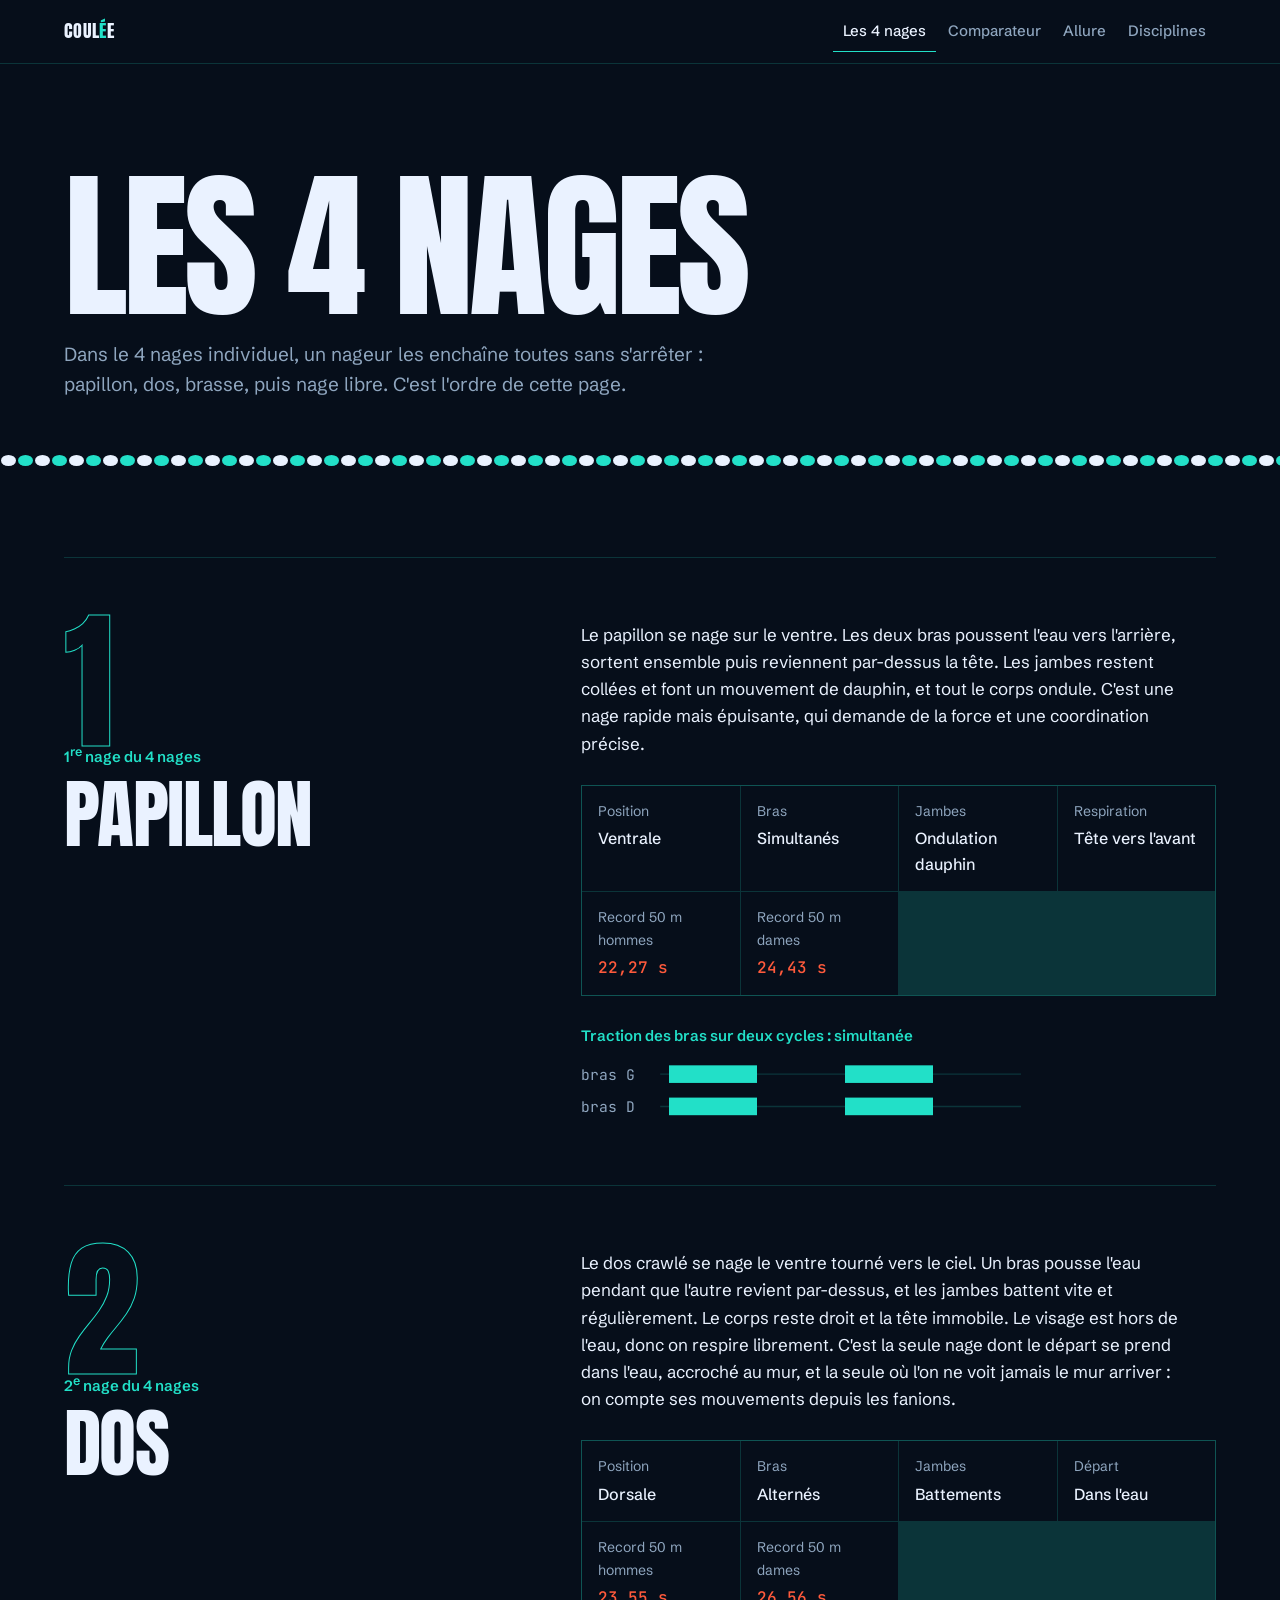
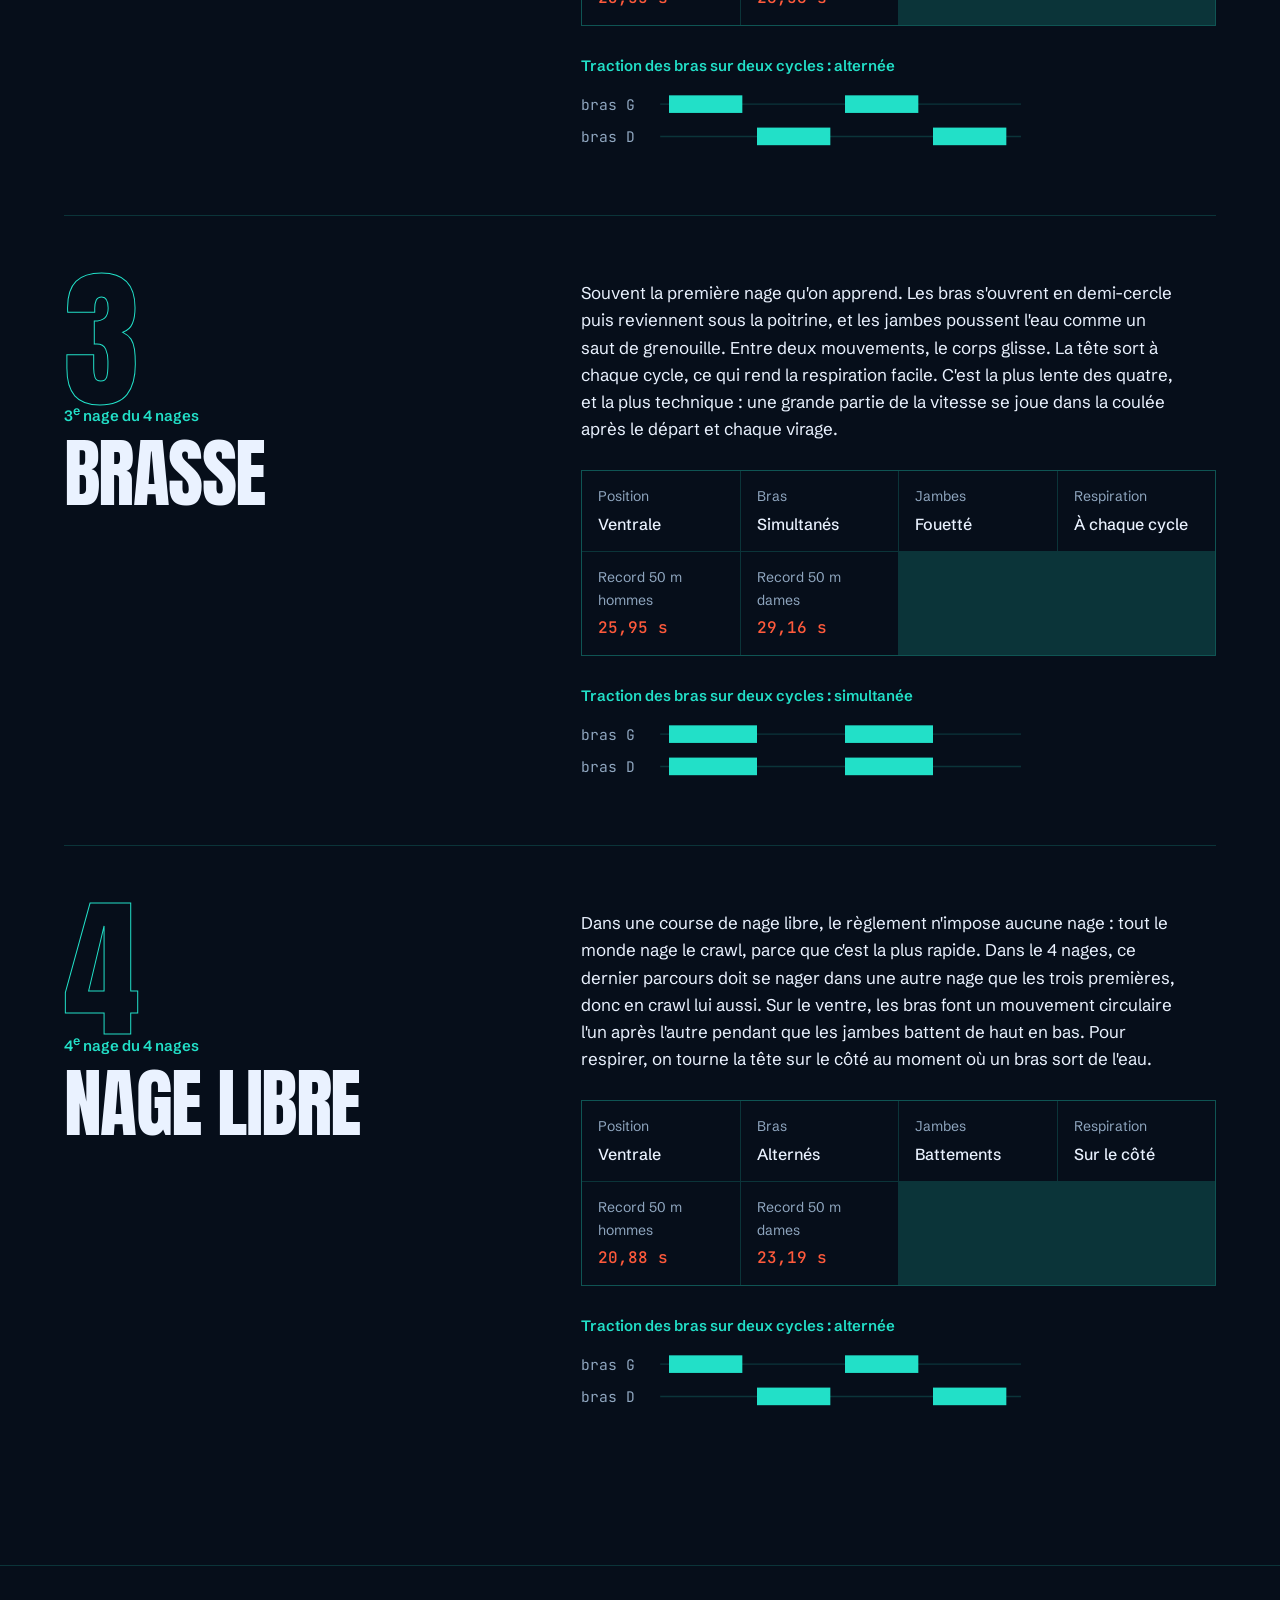
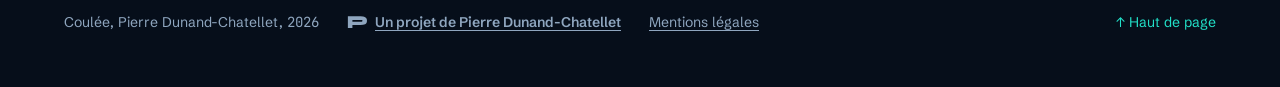
<file: nages.html>
<!DOCTYPE html>
<html lang="fr" class="no-js">
<head>
<meta charset="utf-8">
<meta name="viewport" content="width=device-width, initial-scale=1, viewport-fit=cover">
<title>Les 4 nages, Coulée</title>
<meta name="description" content="Papillon, dos, brasse et nage libre : comment se nage chacune des quatre nages, dans l'ordre du 4 nages individuel.">
<meta name="theme-color" content="#060E1A">
<link rel="icon" href="favicon.svg" type="image/svg+xml">
<link rel="canonical" href="https://dunandchatellet.fr/coulee/nages.html">
<meta property="og:type" content="website">
<meta property="og:title" content="Les 4 nages, Coulée">
<meta property="og:description" content="Papillon, dos, brasse et nage libre : comment se nage chacune des quatre nages, dans l'ordre du 4 nages individuel.">
<meta property="og:url" content="https://dunandchatellet.fr/coulee/nages.html">
<meta property="og:image" content="https://dunandchatellet.fr/coulee/apercu.jpg?v=20261116-1">
<meta property="og:site_name" content="Pierre Dunand-Chatellet">
<meta property="og:locale" content="fr_FR">
<meta name="twitter:card" content="summary_large_image">
<script>document.documentElement.className = 'js force-motion';</script>
<link rel="stylesheet" href="fonts/fonts.css?v=20261115-1">
<link rel="stylesheet" href="css/coulee.css?v=20261115-1">
</head>
<body>

<span id="top"></span>
<a class="skip" href="#contenu">Aller au contenu</a>

<header class="mini is-on">
  <a class="mark" href="index.html">Coul<i>é</i>e</a>
  <nav aria-label="Pages du site">
    <a href="nages.html" aria-current="page">Les 4 nages</a>
    <a href="comparateur.html">Comparateur</a>
    <a href="allure.html">Allure</a>
    <a href="disciplines.html">Disciplines</a>
  </nav>
</header>

<main class="page" id="contenu">

  <header class="page-head">
    <h1 class="reveal" style="--i:1">Les 4 nages</h1>
    <p class="intro reveal" style="--i:2">
      Dans le 4 nages individuel, un nageur les enchaîne toutes sans s'arrêter :
      papillon, dos, brasse, puis nage libre. C'est l'ordre de cette page.
    </p>
  </header>

  <div class="rope" aria-hidden="true"></div>

  <div class="section">

    <!-- ===================== 01 PAPILLON ===================== -->
    <article class="nage" id="papillon">
      <div class="nage-id reveal" style="--i:0">
        <span class="num" aria-hidden="true">1</span>
        <div>
          <p class="label">1<sup>re</sup> nage du 4 nages</p>
          <h2>Papillon</h2>
        </div>
      </div>
      <div class="nage-body">
        <p class="reveal" style="--i:1">
          Le papillon se nage sur le ventre. Les deux bras poussent l'eau vers
          l'arrière, sortent ensemble puis reviennent par-dessus la tête. Les
          jambes restent collées et font un mouvement de dauphin, et tout le
          corps ondule. C'est une nage rapide mais épuisante, qui demande de la
          force et une coordination précise.
        </p>
        <dl class="facts reveal" style="--i:2">
          <div><dt>Position</dt><dd>Ventrale</dd></div>
          <div><dt>Bras</dt><dd>Simultanés</dd></div>
          <div><dt>Jambes</dt><dd>Ondulation dauphin</dd></div>
          <div><dt>Respiration</dt><dd>Tête vers l'avant</dd></div>
          <div class="rec"><dt>Record 50 m hommes</dt><dd><span data-rec="H.papillon">22,27</span> s</dd></div>
          <div class="rec"><dt>Record 50 m dames</dt><dd><span data-rec="F.papillon">24,43</span> s</dd></div>
        </dl>
        <div class="rhythm reveal" style="--i:3">
          <p class="label">Traction des bras sur deux cycles : simultanée</p>
          <svg viewBox="0 0 300 44" role="img" aria-label="Les deux bras tirent en même temps, deux fois.">
            <text class="rh-text" x="0" y="15">bras G</text><text class="rh-text" x="0" y="37">bras D</text>
            <line class="rh-track" x1="54" y1="11" x2="300" y2="11"/><line class="rh-track" x1="54" y1="33" x2="300" y2="33"/>
            <rect class="rh-block" x="60" y="5" width="60" height="12"/><rect class="rh-block" x="180" y="5" width="60" height="12"/>
            <rect class="rh-block" x="60" y="27" width="60" height="12"/><rect class="rh-block" x="180" y="27" width="60" height="12"/>
          </svg>
        </div>
      </div>
    </article>

    <!-- ===================== 02 DOS ===================== -->
    <article class="nage" id="dos">
      <div class="nage-id reveal" style="--i:0">
        <span class="num" aria-hidden="true">2</span>
        <div>
          <p class="label">2<sup>e</sup> nage du 4 nages</p>
          <h2>Dos</h2>
        </div>
      </div>
      <div class="nage-body">
        <p class="reveal" style="--i:1">
          Le dos crawlé se nage le ventre tourné vers le ciel. Un bras pousse
          l'eau pendant que l'autre revient par-dessus, et les jambes battent
          vite et régulièrement. Le corps reste droit et la tête immobile. Le
          visage est hors de l'eau, donc on respire librement. C'est la seule
          nage dont le départ se prend dans l'eau, accroché au mur, et la seule
          où l'on ne voit jamais le mur arriver : on compte ses mouvements
          depuis les fanions.
        </p>
        <dl class="facts reveal" style="--i:2">
          <div><dt>Position</dt><dd>Dorsale</dd></div>
          <div><dt>Bras</dt><dd>Alternés</dd></div>
          <div><dt>Jambes</dt><dd>Battements</dd></div>
          <div><dt>Départ</dt><dd>Dans l'eau</dd></div>
          <div class="rec"><dt>Record 50 m hommes</dt><dd><span data-rec="H.dos">23,55</span> s</dd></div>
          <div class="rec"><dt>Record 50 m dames</dt><dd><span data-rec="F.dos">26,56</span> s</dd></div>
        </dl>
        <div class="rhythm reveal" style="--i:3">
          <p class="label">Traction des bras sur deux cycles : alternée</p>
          <svg viewBox="0 0 300 44" role="img" aria-label="Les bras tirent l'un après l'autre.">
            <text class="rh-text" x="0" y="15">bras G</text><text class="rh-text" x="0" y="37">bras D</text>
            <line class="rh-track" x1="54" y1="11" x2="300" y2="11"/><line class="rh-track" x1="54" y1="33" x2="300" y2="33"/>
            <rect class="rh-block" x="60" y="5" width="50" height="12"/><rect class="rh-block" x="180" y="5" width="50" height="12"/>
            <rect class="rh-block" x="120" y="27" width="50" height="12"/><rect class="rh-block" x="240" y="27" width="50" height="12"/>
          </svg>
        </div>
      </div>
    </article>

    <!-- ===================== 03 BRASSE ===================== -->
    <article class="nage" id="brasse">
      <div class="nage-id reveal" style="--i:0">
        <span class="num" aria-hidden="true">3</span>
        <div>
          <p class="label">3<sup>e</sup> nage du 4 nages</p>
          <h2>Brasse</h2>
        </div>
      </div>
      <div class="nage-body">
        <p class="reveal" style="--i:1">
          Souvent la première nage qu'on apprend. Les bras s'ouvrent en
          demi-cercle puis reviennent sous la poitrine, et les jambes poussent
          l'eau comme un saut de grenouille. Entre deux mouvements, le corps
          glisse. La tête sort à chaque cycle, ce qui rend la respiration
          facile. C'est la plus lente des quatre, et la plus technique : une
          grande partie de la vitesse se joue dans la coulée après le départ et
          chaque virage.
        </p>
        <dl class="facts reveal" style="--i:2">
          <div><dt>Position</dt><dd>Ventrale</dd></div>
          <div><dt>Bras</dt><dd>Simultanés</dd></div>
          <div><dt>Jambes</dt><dd>Fouetté</dd></div>
          <div><dt>Respiration</dt><dd>À chaque cycle</dd></div>
          <div class="rec"><dt>Record 50 m hommes</dt><dd><span data-rec="H.brasse">25,95</span> s</dd></div>
          <div class="rec"><dt>Record 50 m dames</dt><dd><span data-rec="F.brasse">29,16</span> s</dd></div>
        </dl>
        <div class="rhythm reveal" style="--i:3">
          <p class="label">Traction des bras sur deux cycles : simultanée</p>
          <svg viewBox="0 0 300 44" role="img" aria-label="Les deux bras tirent en même temps, deux fois.">
            <text class="rh-text" x="0" y="15">bras G</text><text class="rh-text" x="0" y="37">bras D</text>
            <line class="rh-track" x1="54" y1="11" x2="300" y2="11"/><line class="rh-track" x1="54" y1="33" x2="300" y2="33"/>
            <rect class="rh-block" x="60" y="5" width="60" height="12"/><rect class="rh-block" x="180" y="5" width="60" height="12"/>
            <rect class="rh-block" x="60" y="27" width="60" height="12"/><rect class="rh-block" x="180" y="27" width="60" height="12"/>
          </svg>
        </div>
      </div>
    </article>

    <!-- ===================== 04 NAGE LIBRE ===================== -->
    <article class="nage" id="nage-libre">
      <div class="nage-id reveal" style="--i:0">
        <span class="num" aria-hidden="true">4</span>
        <div>
          <p class="label">4<sup>e</sup> nage du 4 nages</p>
          <h2>Nage libre</h2>
        </div>
      </div>
      <div class="nage-body">
        <p class="reveal" style="--i:1">
          Dans une course de nage libre, le règlement n'impose aucune nage : tout
          le monde nage le crawl, parce que c'est la plus rapide. Dans le 4 nages,
          ce dernier parcours doit se nager dans une autre nage que les trois
          premières, donc en crawl lui aussi. Sur le ventre, les bras font un mouvement
          circulaire l'un après l'autre pendant que les jambes battent de haut
          en bas. Pour respirer, on tourne la tête sur le côté au moment où un
          bras sort de l'eau.
        </p>
        <dl class="facts reveal" style="--i:2">
          <div><dt>Position</dt><dd>Ventrale</dd></div>
          <div><dt>Bras</dt><dd>Alternés</dd></div>
          <div><dt>Jambes</dt><dd>Battements</dd></div>
          <div><dt>Respiration</dt><dd>Sur le côté</dd></div>
          <div class="rec"><dt>Record 50 m hommes</dt><dd><span data-rec="H.crawl">20,88</span> s</dd></div>
          <div class="rec"><dt>Record 50 m dames</dt><dd><span data-rec="F.crawl">23,19</span> s</dd></div>
        </dl>
        <div class="rhythm reveal" style="--i:3">
          <p class="label">Traction des bras sur deux cycles : alternée</p>
          <svg viewBox="0 0 300 44" role="img" aria-label="Les bras tirent l'un après l'autre.">
            <text class="rh-text" x="0" y="15">bras G</text><text class="rh-text" x="0" y="37">bras D</text>
            <line class="rh-track" x1="54" y1="11" x2="300" y2="11"/><line class="rh-track" x1="54" y1="33" x2="300" y2="33"/>
            <rect class="rh-block" x="60" y="5" width="50" height="12"/><rect class="rh-block" x="180" y="5" width="50" height="12"/>
            <rect class="rh-block" x="120" y="27" width="50" height="12"/><rect class="rh-block" x="240" y="27" width="50" height="12"/>
          </svg>
        </div>
      </div>
    </article>

  </div>

</main>

<footer>
  <span>Coulée, Pierre Dunand-Chatellet, <span class="mono">2026</span></span>
  <a class="auteur" href="https://dunandchatellet.fr/"><svg viewBox="0 0 64 64" aria-hidden="true"><path fill="currentColor" d="M16.383 41.28V31.13H45.325Q47.065 31.13 48.254 30.579Q49.443 30.028 49.443 28.23095081967213Q49.443 26.374 48.254 25.852Q47.065 25.330000000000002 45.325 25.330000000000002H17.311V50.85H2.8109999999999977V13.729999999999997H43.063Q47.43421951219512 13.729999999999997 51.22260975609756 14.338999999999999Q55.011 14.948 57.853 16.514Q60.695 18.08 62.319 20.921999999999997Q63.943000000000005 23.764 63.943000000000005 28.23Q63.943000000000005 32.696 62.319 35.306Q60.695 37.916 57.853 39.192Q55.011 40.468 51.22260975609756 40.874Q47.43421951219512 41.28 43.063 41.28Z"/></svg>Un projet de Pierre Dunand-Chatellet</a>
  <a href="https://dunandchatellet.fr/mentions-legales.html">Mentions légales</a>
  <a class="end" href="#top">↑ Haut de page</a>
</footer>

<script src="js/donnees.js?v=20261001-1"></script>
<script src="js/site.js?v=20260916-3"></script>
</body>
</html>
</file>
<file: fonts/fonts.css>
/* Polices hébergées sur ce serveur (licence SIL Open Font License),
   pour ne pas transmettre l'adresse IP des visiteurs à Google. */

/* latin-ext */
@font-face {
  font-family: 'Anton';
  font-style: normal;
  font-weight: 400;
  font-display: swap;
  src: url(Anton-normal-400-latin-ext.woff2) format('woff2');
  unicode-range: U+0100-02BA, U+02BD-02C5, U+02C7-02CC, U+02CE-02D7, U+02DD-02FF, U+0304, U+0308, U+0329, U+1D00-1DBF, U+1E00-1E9F, U+1EF2-1EFF, U+2020, U+20A0-20AB, U+20AD-20C0, U+2113, U+2C60-2C7F, U+A720-A7FF;
}
/* latin */
@font-face {
  font-family: 'Anton';
  font-style: normal;
  font-weight: 400;
  font-display: swap;
  src: url(Anton-normal-400-latin.woff2) format('woff2');
  unicode-range: U+0000-00FF, U+0131, U+0152-0153, U+02BB-02BC, U+02C6, U+02DA, U+02DC, U+0304, U+0308, U+0329, U+2000-206F, U+20AC, U+2122, U+2191, U+2193, U+2212, U+2215, U+FEFF, U+FFFD;
}
/* latin-ext */
@font-face {
  font-family: 'JetBrains Mono';
  font-style: normal;
  font-weight: 400;
  font-display: swap;
  src: url(JetBrainsMono-normal-400-latin-ext.woff2) format('woff2');
  unicode-range: U+0100-02BA, U+02BD-02C5, U+02C7-02CC, U+02CE-02D7, U+02DD-02FF, U+0304, U+0308, U+0329, U+1D00-1DBF, U+1E00-1E9F, U+1EF2-1EFF, U+2020, U+20A0-20AB, U+20AD-20C0, U+2113, U+2C60-2C7F, U+A720-A7FF;
}
/* latin */
@font-face {
  font-family: 'JetBrains Mono';
  font-style: normal;
  font-weight: 400;
  font-display: swap;
  src: url(JetBrainsMono-normal-400-latin.woff2) format('woff2');
  unicode-range: U+0000-00FF, U+0131, U+0152-0153, U+02BB-02BC, U+02C6, U+02DA, U+02DC, U+0304, U+0308, U+0329, U+2000-206F, U+20AC, U+2122, U+2191, U+2193, U+2212, U+2215, U+FEFF, U+FFFD;
}
/* latin-ext */
@font-face {
  font-family: 'JetBrains Mono';
  font-style: normal;
  font-weight: 500;
  font-display: swap;
  src: url(JetBrainsMono-normal-400-latin-ext.woff2) format('woff2');
  unicode-range: U+0100-02BA, U+02BD-02C5, U+02C7-02CC, U+02CE-02D7, U+02DD-02FF, U+0304, U+0308, U+0329, U+1D00-1DBF, U+1E00-1E9F, U+1EF2-1EFF, U+2020, U+20A0-20AB, U+20AD-20C0, U+2113, U+2C60-2C7F, U+A720-A7FF;
}
/* latin */
@font-face {
  font-family: 'JetBrains Mono';
  font-style: normal;
  font-weight: 500;
  font-display: swap;
  src: url(JetBrainsMono-normal-400-latin.woff2) format('woff2');
  unicode-range: U+0000-00FF, U+0131, U+0152-0153, U+02BB-02BC, U+02C6, U+02DA, U+02DC, U+0304, U+0308, U+0329, U+2000-206F, U+20AC, U+2122, U+2191, U+2193, U+2212, U+2215, U+FEFF, U+FFFD;
}

/* Schibsted Grotesk : le texte courant, la police du portfolio (rappel). */
@font-face { font-family: 'Schibsted Grotesk'; font-style: normal; font-weight: 400 900; font-display: swap; src: url(SchibstedGrotesk-latin.woff2) format('woff2'); unicode-range: U+0000-00FF, U+0131, U+0152-0153, U+02BB-02BC, U+02C6, U+02DA, U+02DC, U+0304, U+0308, U+0329, U+2000-206F, U+20AC, U+2122, U+2191, U+2193, U+2212, U+2215, U+FEFF, U+FFFD; }
@font-face { font-family: 'Schibsted Grotesk'; font-style: normal; font-weight: 400 900; font-display: swap; src: url(SchibstedGrotesk-latin-ext.woff2) format('woff2'); unicode-range: U+0100-02BA, U+02BD-02C5, U+02C7-02CC, U+02CE-02D7, U+02DD-02FF, U+0304, U+0308, U+0329, U+1D00-1DBF, U+1E00-1E9F, U+1EF2-1EFF, U+2020, U+20A0-20AB, U+20AD-20C4, U+2113, U+2C60-2C7F, U+A720-A7FF; }
</file>
<file: css/coulee.css>
/* ============================================================
   COULÉE, feuille commune
   Identité « immersif nuit » : bleu nuit, cyan des flotteurs, orange
   réservé aux records. Angles droits, filets fins, chiffres en mono.
   ============================================================ */
:root{
  --night:#060E1A;
  --water-1:#0B2B4F;
  --water-2:#071A31;
  --ink:#EAF2FF;
  --muted:#8FA6BF;
  --cyan:#22E0C8;
  --orange:#FF5A3C;
  --hair:rgba(34,224,200,.18);
  --hair-soft:rgba(234,242,255,.10);

  --f-display:"Anton","Arial Narrow",Impact,sans-serif;
  --f-body:"Schibsted Grotesk",system-ui,-apple-system,"Segoe UI",sans-serif;
  --f-mono:"JetBrains Mono",ui-monospace,Consolas,monospace;

  --ease-out:cubic-bezier(.23,1,.32,1);
  --dur-text:260ms;
  --gutter:clamp(20px,5vw,72px);
  --wrap:1320px;
  /* hauteur de la barre fixe : imposée (min-height) et non plus devinée, pour que
     le haut des pages ne passe jamais dessous */
  --bar-h:64px;
  --bar:calc(var(--bar-h) + env(safe-area-inset-top,0px));
  /* repli en vh : dans une variable, une unité inconnue (svh avant 2022) ne
     retombe pas sur la déclaration précédente, elle rend height invalide → la
     scène mesurait 0 et le plongeon ne se jouait jamais */
  --track:400vh;

  /* corde de couloir : les mêmes flotteurs que dans l'animation */
  --floats:url("data:image/svg+xml,%3Csvg xmlns='http://www.w3.org/2000/svg' width='68' height='26'%3E%3Cellipse cx='17' cy='13' rx='15' ry='11' fill='%23EAF2FF'/%3E%3Cellipse cx='51' cy='13' rx='15' ry='11' fill='%2322E0C8'/%3E%3C/svg%3E");
}
@supports (height:100svh){ :root{--track:400svh} }
*{box-sizing:border-box}
/* L'attribut hidden doit gagner contre tout display posé par une classe :
   sans ça, .btn{display:inline-flex} affichait le bouton « Lire l'animation » en permanence. */
[hidden]{display:none !important}
html{
  background:var(--night);
  color-scheme:dark;
  -webkit-text-size-adjust:100%;
  scroll-padding-top:calc(var(--bar) + 16px);
}
@media (prefers-reduced-motion: no-preference){ html{scroll-behavior:smooth} }
body{
  margin:0;
  background:var(--night);
  color:var(--ink);
  font-family:var(--f-body);
  font-size:1rem;
  line-height:1.6;
  overflow-x:hidden;
}
h1,h2,h3{font-family:var(--f-display);font-weight:400;text-transform:uppercase;line-height:.84;letter-spacing:-.02em;margin:0}
p{margin:0}
a{color:inherit}
:focus-visible{outline:2px solid var(--cyan);outline-offset:4px}
.mono{font-family:var(--f-mono);font-variant-numeric:tabular-nums}
.label{
  font-family:var(--f-mono);font-size:.6875rem;letter-spacing:.14em;
  text-transform:uppercase;color:var(--cyan);
}
.muted{color:var(--muted)}

.skip{
  position:absolute;left:var(--gutter);top:-100px;z-index:50;
  background:var(--cyan);color:var(--night);
  font-family:var(--f-mono);font-size:.75rem;text-transform:uppercase;letter-spacing:.1em;
  padding:12px 16px;text-decoration:none;
}
.skip:focus{top:calc(8px + env(safe-area-inset-top,0px))}

.rope{height:13px;background:var(--floats) 0 0/34px 13px repeat-x}

/* ---------- révélations (une seule fois, jamais rejouées) ---------- */
.js .reveal{
  opacity:0;transform:translateY(12px);
  transition:opacity var(--dur-text) var(--ease-out),transform var(--dur-text) var(--ease-out);
  transition-delay:calc(var(--i,0) * 60ms);
}
.js .is-in .reveal,.js .reveal.is-in{opacity:1;transform:none}

/* ============================================================
   BARRE DE NAVIGATION
   Pages intérieures : toujours visible (.is-on dans le HTML).
   Accueil : apparaît une fois le plongeon joué et le hero quitté.
   ============================================================ */
.mini{
  position:fixed;top:0;left:0;right:0;z-index:20;
  display:flex;align-items:center;gap:16px;
  min-height:var(--bar);
  padding:0 var(--gutter);
  padding-top:env(safe-area-inset-top,0px);
  background:rgba(6,14,26,.82);
  backdrop-filter:blur(8px);
  -webkit-backdrop-filter:blur(8px);
  border-bottom:1px solid var(--hair);
  opacity:0;transform:translateY(-100%);pointer-events:none;
  transition:opacity 200ms var(--ease-out),transform 240ms var(--ease-out);
}
/* au clavier, une barre invisible ne doit pas recevoir le focus en aveugle */
.mini.is-on,.mini:focus-within{opacity:1;transform:none;pointer-events:auto}
.mini .mark{font-family:var(--f-display);font-size:1.125rem;text-transform:uppercase;letter-spacing:.02em;text-decoration:none;white-space:nowrap}
.mini .mark i{color:var(--cyan);font-style:normal}
.mini nav{margin-left:auto;display:flex;gap:2px;overflow-x:auto;scrollbar-width:none}
.mini nav::-webkit-scrollbar{display:none}
.mini nav a{
  font-family:var(--f-mono);font-size:.6875rem;letter-spacing:.1em;text-transform:uppercase;
  text-decoration:none;color:var(--muted);padding:8px 10px;white-space:nowrap;
  border-bottom:1px solid transparent;
  transition:color 160ms var(--ease-out),border-color 160ms var(--ease-out);
}
.mini nav a[aria-current="page"]{color:var(--ink);border-bottom-color:var(--cyan)}
/* overflow-x:auto sur le nav coupe aussi ce qui dépasse en hauteur : le contour
   de focus (décalé de 4 px) était rogné. On le rentre dans le lien. */
.mini nav a:focus-visible{outline-offset:-2px}
@media (hover:hover) and (pointer:fine){ .mini nav a:hover{color:var(--ink)} }

/* ============================================================
   LA SCÈNE (accueil uniquement)
   ============================================================ */
.scene{position:relative;height:400vh;height:var(--track)}
/* Séquence jouée : la piste de scroll disparaît, le hero devient un hero normal
   et le haut de page est l'image finale. On ne peut plus rejouer le plongeon. */
.scene.is-done{height:100vh;height:100svh}
.stage{
  position:sticky;top:0;
  height:100vh;height:100svh;
  overflow:hidden;
  background:var(--night);
  isolation:isolate;
}
.world,.swimmer{position:absolute;left:0;top:0;transform-origin:0 0;will-change:transform}
.scene.is-settled .world,.scene.is-settled .swimmer{will-change:auto}
.scene-svg{position:absolute;left:-200px;top:-400px;display:block}
.swimmer svg{position:absolute;left:-220px;top:-110px;display:block;overflow:visible}

.cue{
  position:absolute;left:50%;bottom:calc(24px + env(safe-area-inset-bottom,0px));
  transform:translateX(-50%);
  font-family:var(--f-mono);font-size:.6875rem;letter-spacing:.24em;
  text-transform:uppercase;color:var(--muted);
  transition:opacity 220ms var(--ease-out);
}
.cue.is-off{opacity:0}

.hero-copy{position:absolute;inset:0;pointer-events:none}
/* Tant que le texte n'est pas révélé, ses LIENS sont invisibles : ils ne doivent
   ni se cliquer au milieu du plongeon, ni recevoir le focus clavier. Seulement
   les liens : visibility:hidden sur tout le bloc retirait aussi le h1 et le
   paragraphe de l'arbre d'accessibilité, la page n'avait plus de titre pour un
   lecteur d'écran. Eux restent en simple opacity:0 (.reveal). */
.js .hero-copy:not(.is-in) .hero-nav{visibility:hidden}
.copy-rail{
  position:absolute;top:58%;left:var(--gutter);right:var(--gutter);
  max-width:1180px;
}
.title{
  /* bottom:100% = le bas du titre sur le HAUT du rail, c'est-à-dire sur la ligne d'eau */
  position:absolute;bottom:100%;left:-.04em;margin:0 0 -.03em;
  font-size:clamp(3.25rem,11.5vw,11rem);
  line-height:.78;letter-spacing:-.03em;
}
.title .dot{color:var(--cyan)}
.below{padding-top:26px;display:flex;flex-direction:column;gap:22px}
.lede{font-size:clamp(1rem,1.5vw,1.1875rem);max-width:46ch;color:var(--ink);pointer-events:auto}
.hero-nav{display:flex;flex-wrap:wrap;pointer-events:auto}
.hero-nav a{
  display:flex;align-items:baseline;gap:10px;
  padding:10px 22px 10px 0;margin-right:22px;
  text-decoration:none;
  border-bottom:1px solid transparent;
}
.hero-nav .n{font-family:var(--f-mono);font-size:.6875rem;color:var(--cyan);letter-spacing:.1em}
.hero-nav .t{font-family:var(--f-display);font-size:clamp(1.0625rem,1.7vw,1.5rem);text-transform:uppercase;letter-spacing:-.01em}
@media (hover:hover) and (pointer:fine){
  .hero-nav a{transition:border-color 160ms var(--ease-out)}
  .hero-nav a:hover{border-bottom-color:var(--cyan)}
}
.hero-data{font-family:var(--f-mono);font-size:.75rem;letter-spacing:.06em;color:var(--muted);text-transform:uppercase}
.hero-data b{color:var(--ink);font-weight:500}

/* ============================================================
   MISE EN PAGE DES PAGES
   ============================================================ */
.page{padding-top:var(--bar)}
.page-head{padding:clamp(56px,11vh,128px) var(--gutter) clamp(36px,6vh,64px);max-width:var(--wrap);margin-inline:auto}
.page-head h1{font-size:clamp(3.5rem,13vw,10rem);line-height:.8;letter-spacing:-.03em;margin:20px 0 28px}
.page-head h1 .dot{color:var(--cyan)}
.page-head .intro{font-size:clamp(1rem,1.5vw,1.1875rem);max-width:58ch;color:var(--muted)}

.section{padding:clamp(56px,10vh,128px) var(--gutter);max-width:var(--wrap);margin-inline:auto}
.section + .section{padding-top:0}
.section-head{display:flex;align-items:baseline;gap:20px;flex-wrap:wrap;margin-bottom:clamp(28px,5vh,56px)}
.section-head h2{font-size:clamp(2rem,5.2vw,4.25rem)}
.section-head .label:last-child:not(:first-child){margin-left:auto}

/* ---------- boutons ---------- */
.btn{
  display:inline-flex;align-items:center;gap:10px;
  font-family:var(--f-mono);font-size:.75rem;letter-spacing:.1em;text-transform:uppercase;
  color:var(--night);background:var(--cyan);border:0;border-radius:0;
  padding:13px 20px;cursor:pointer;text-decoration:none;
  transition:transform 160ms var(--ease-out),background-color 160ms var(--ease-out);
}
.btn:active{transform:scale(.97)}
@media (hover:hover) and (pointer:fine){ .btn:hover{background-color:#5CEBD8} }
.link-btn{
  font:inherit;color:var(--cyan);background:none;border:0;padding:5px 0;cursor:pointer;
  text-transform:inherit;letter-spacing:inherit;
}

/* ---------- liste de lignes (accueil, index des pages) ---------- */
.strokes{border-top:1px solid var(--hair)}
.stroke{
  display:grid;grid-template-columns:auto 1fr auto;align-items:center;
  gap:clamp(16px,3vw,40px);
  padding:clamp(20px,3.4vh,34px) 12px;
  border-bottom:1px solid var(--hair);
  text-decoration:none;
}
.stroke .n{font-family:var(--f-mono);font-size:.75rem;color:var(--cyan);letter-spacing:.1em}
.stroke .name{font-family:var(--f-display);font-size:clamp(1.75rem,4.6vw,3.25rem);text-transform:uppercase;line-height:.9;letter-spacing:-.02em;display:block}
.stroke .desc{color:var(--muted);font-size:.9375rem;max-width:52ch;margin-top:6px;display:block}
.stroke .v{font-family:var(--f-mono);font-size:clamp(.8125rem,1.6vw,1.0625rem);color:var(--ink);white-space:nowrap;text-align:right}
/* white-space:normal : hérité de .v, le nowrap faisait déborder la légende sous ~350 px */
.stroke .v small{display:block;white-space:normal;color:var(--muted);font-size:.6875rem;letter-spacing:.1em;text-transform:uppercase;margin-top:4px}
@media (hover:hover) and (pointer:fine){
  .stroke{transition:background-color 160ms var(--ease-out)}
  .stroke .name{transition:transform 200ms var(--ease-out)}
  a.stroke:hover{background-color:rgba(34,224,200,.05)}
  a.stroke:hover .name{transform:translateX(8px)}
}

/* ---------- accueil : chiffres clés ---------- */
.figures{display:grid;grid-template-columns:repeat(4,minmax(0,1fr));gap:1px;background:var(--hair);border:1px solid var(--hair)}
.figures > div{background:var(--night);padding:clamp(22px,4vh,36px) clamp(18px,2.4vw,30px);display:flex;flex-direction:column;gap:12px}
.figures .big{font-family:var(--f-display);font-size:clamp(2.75rem,5.4vw,4.75rem);line-height:.85;letter-spacing:-.01em;font-variant-numeric:tabular-nums;white-space:nowrap}
.figures .big small{font-size:.45em;letter-spacing:0;margin-left:.15em;color:var(--muted)}
.figures .rec .big{color:var(--orange)}
.figures .live .big{color:var(--cyan)}
/* 70 % de la taille normale ; en rem et pas en em : em se rapporterait au parent (16 px) */
.figures .big.is-long{font-size:clamp(1.75rem,3.8vw,3.3rem)}
.figures p{font-size:.875rem;color:var(--muted);max-width:30ch}

/* ---------- accueil : anatomie d'un 50 m ---------- */
/* marge basse fixe : les étiquettes des repères descendent à 34 px sous l'eau */
.lane50{position:relative;margin:clamp(36px,6vh,56px) 0 56px}
.lane50-water{
  position:relative;height:clamp(64px,10vh,96px);
  background:linear-gradient(180deg,var(--water-1),var(--water-2));
  border:1px solid var(--hair);
}
/* corde : flotteurs normaux, rouges sur les 5 premiers et 5 derniers mètres (10 % de 50 m) */
.lane50-water::before{
  content:"";position:absolute;left:0;right:0;top:-7px;height:13px;
  background:var(--floats) 0 0/34px 13px repeat-x;
}
.lane50-water::after{
  content:"";position:absolute;top:-7px;height:13px;left:0;right:0;
  background:
    linear-gradient(90deg,var(--orange) 0 10%,transparent 10% 90%,var(--orange) 90%);
  -webkit-mask:var(--floats) 0 0/34px 13px repeat-x;mask:var(--floats) 0 0/34px 13px repeat-x;
}
/* ligne de fond : s'arrête à 2 m de chaque mur (4 %), barre en T */
.lane50-bottom{position:absolute;left:4%;right:4%;top:50%;height:4px;margin-top:-2px;background:#04101D}
.lane50-bottom::before,.lane50-bottom::after{content:"";position:absolute;top:-10px;width:4px;height:24px;background:#04101D}
.lane50-bottom::before{left:0}
.lane50-bottom::after{right:0}
.mark50{position:absolute;top:-18px;bottom:-34px;width:0;border-left:1px dashed var(--cyan)}
.mark50 span{
  position:absolute;bottom:0;left:0;transform:translateX(-50%);
  font-family:var(--f-mono);font-size:.6875rem;color:var(--cyan);white-space:nowrap;
}
.mark50.is-start span{transform:none}
.mark50.is-end{border-left:0;border-right:1px dashed var(--cyan)}
.mark50.is-end span{left:auto;right:0;transform:none}
.phases{list-style:none;margin:0;padding:0;display:grid;grid-template-columns:repeat(3,minmax(0,1fr));gap:1px;background:var(--hair);border:1px solid var(--hair)}
.phases li{background:var(--night);padding:clamp(20px,3.4vh,30px) clamp(18px,2.2vw,28px);display:flex;flex-direction:column;gap:10px}
.phases .at{font-family:var(--f-mono);font-size:.75rem;color:var(--cyan);letter-spacing:.08em}
.phases h3{font-size:clamp(1.5rem,2.6vw,2rem);line-height:.9}
.phases p{font-size:.9375rem;color:var(--muted)}

/* ---------- accueil : le bassin ---------- */
.pool{display:grid;grid-template-columns:minmax(0,7fr) minmax(0,5fr);gap:clamp(28px,5vw,64px);align-items:center}
.pool figure{margin:0}
.pool svg{display:block;width:100%;height:auto}
.pool figcaption{margin-top:12px}
.pool .facts{grid-template-columns:1fr 1fr}

/* ---------- deux colonnes de texte ---------- */
.duo{display:grid;grid-template-columns:repeat(2,minmax(0,1fr));border-top:1px solid var(--hair)}
.duo > div{padding:clamp(28px,5vh,48px) clamp(20px,3vw,40px) 0 0;display:flex;flex-direction:column;gap:16px}
.duo > div + div{padding-left:clamp(20px,3vw,40px);padding-right:0;border-left:1px solid var(--hair)}
.duo h3{font-size:clamp(2rem,4vw,3rem)}
.duo p{max-width:56ch;color:var(--muted)}

/* ---------- les 4 nages ---------- */
.nage{
  display:grid;grid-template-columns:minmax(0,5fr) minmax(0,7fr);
  gap:clamp(24px,5vw,72px);
  padding:clamp(40px,7vh,80px) 0;
  border-top:1px solid var(--hair);
}
.nage-id .num{
  display:block;font-family:var(--f-display);font-size:clamp(5rem,12vw,9.5rem);line-height:.8;
  color:transparent;-webkit-text-stroke:1px var(--cyan);
}
.nage-id h2{font-size:clamp(2.5rem,6vw,4.75rem);margin-top:14px}
.nage-body{display:flex;flex-direction:column;gap:28px}
.nage-body > p{font-size:1.0625rem;max-width:60ch}
.facts{display:grid;grid-template-columns:repeat(auto-fit,minmax(150px,1fr));gap:1px;background:var(--hair);border:1px solid var(--hair);margin:0}
.facts div{background:var(--night);padding:14px 16px}
.facts dt{font-family:var(--f-mono);font-size:.6875rem;letter-spacing:.1em;text-transform:uppercase;color:var(--muted)}
.facts dd{margin:4px 0 0;font-weight:500}
.facts .rec dd{font-family:var(--f-mono);color:var(--orange)}
.rhythm{display:flex;flex-direction:column;gap:10px}
.rhythm svg{width:100%;max-width:440px;height:auto;display:block}
.rh-block{fill:var(--cyan)}
.rh-track{stroke:var(--hair)}
.rh-text{fill:var(--muted);font-family:var(--f-mono);font-size:10px}

/* ---------- comparateur : la course ---------- */
.controls{display:flex;flex-wrap:wrap;gap:18px 28px;align-items:end;margin-bottom:28px}
fieldset{border:0;padding:0;margin:0;min-width:0}
legend{padding:0;margin-bottom:8px}
.seg{position:relative;display:inline-flex;border:1px solid var(--hair)}
.seg input{position:absolute;opacity:0;pointer-events:none}
.seg label{
  font-family:var(--f-mono);font-size:.75rem;letter-spacing:.08em;text-transform:uppercase;
  padding:11px 16px;cursor:pointer;color:var(--muted);
  transition:background-color 160ms var(--ease-out),color 160ms var(--ease-out);
}
.seg input:checked + label{background:var(--cyan);color:var(--night)}
.seg input:focus-visible + label{outline:2px solid var(--cyan);outline-offset:3px}

.race{border:1px solid var(--hair);background:linear-gradient(180deg,var(--water-1),var(--water-2))}
.lane{display:grid;grid-template-columns:150px minmax(0,1fr) 104px;align-items:center;min-height:76px}
.lane-name{padding-inline:16px;display:flex;flex-direction:column;line-height:1.1}
.lane-name small{font-family:var(--f-mono);font-size:.625rem;letter-spacing:.12em;text-transform:uppercase;color:var(--muted)}
.lane-name b{font-family:var(--f-display);font-weight:400;font-size:1.5rem;text-transform:uppercase;margin-top:4px}
.track{position:relative;height:76px}
/* ligne de fond du couloir, et mur d'arrivée */
.track::before{content:"";position:absolute;left:0;right:0;top:50%;height:4px;margin-top:-2px;background:#04101D;opacity:.9}
.track::after{content:"";position:absolute;right:0;top:0;bottom:0;width:2px;background:var(--cyan);opacity:.45}
.race-swimmer{position:absolute;left:0;top:50%;width:112px;height:16px;margin-top:-8px;will-change:transform}
.race-swimmer svg{display:block;width:100%;height:100%;overflow:visible}
.lane-time{
  font-family:var(--f-mono);font-variant-numeric:tabular-nums;text-align:right;
  padding-inline:16px;border-left:1px solid var(--hair);
  align-self:stretch;display:flex;flex-direction:column;justify-content:center;
}
.lane-time .chrono{font-size:1.0625rem}
.lane.done .chrono{color:var(--orange)}
.lane-time .place{font-size:.625rem;letter-spacing:.1em;text-transform:uppercase;color:var(--muted);min-height:1.2em}

.table-wrap{overflow-x:auto;margin-top:clamp(32px,5vh,48px)}
table{border-collapse:collapse;width:100%;min-width:620px}
th,td{text-align:left;padding:14px 16px 14px 0;border-bottom:1px solid var(--hair-soft)}
thead th{font-family:var(--f-mono);font-size:.6875rem;letter-spacing:.12em;text-transform:uppercase;color:var(--muted);font-weight:400;border-bottom-color:var(--hair)}
th.num,td.num{text-align:right;font-family:var(--f-mono);font-variant-numeric:tabular-nums}
td b{font-family:var(--f-display);font-weight:400;text-transform:uppercase;font-size:1.375rem;letter-spacing:.01em}
td.rec{color:var(--orange)}

.energy-head{display:flex;flex-wrap:wrap;gap:20px 40px;align-items:end;justify-content:space-between;margin-bottom:28px}
.energy-head h2{font-size:clamp(2rem,5vw,3.5rem)}
.kcal{display:grid;grid-template-columns:repeat(4,minmax(0,1fr));gap:1px;background:var(--hair);border:1px solid var(--hair)}
.kcal div{background:var(--night);padding:22px}
.kcal .big{display:block;font-family:var(--f-display);font-size:clamp(2.75rem,5vw,4rem);line-height:.9;font-variant-numeric:tabular-nums;margin:12px 0 6px}
.kcal .top .big{color:var(--orange)}
.kcal .unit{font-family:var(--f-mono);font-size:.6875rem;color:var(--muted);letter-spacing:.06em}

.note{margin-top:20px;font-size:.8125rem;color:var(--muted);max-width:72ch}

/* ---------- champs ---------- */
/* l'espacement est porté par le conteneur, pas par le champ : un champ isolé
   (le poids, à côté d'un titre) ne doit pas traîner une marge qui le décale */
.field{display:flex;flex-direction:column;gap:8px}
form > * + *{margin-top:20px}
.field label{font-family:var(--f-mono);font-size:.6875rem;letter-spacing:.12em;text-transform:uppercase;color:var(--muted)}
.field input,.field select{
  font-family:var(--f-mono);font-size:1.0625rem;color:var(--ink);
  background:transparent;border:1px solid var(--hair);border-radius:0;
  padding:13px 14px;width:100%;
  transition:border-color 160ms var(--ease-out);
}
/* 1 px qui change de couleur ne se voit pas : on double le trait au focus */
.field input:focus,.field select:focus{border-color:var(--cyan);box-shadow:0 0 0 1px var(--cyan);outline:none}
.field input[aria-invalid="true"]{border-color:var(--orange)}
.field select{appearance:none;background-image:linear-gradient(45deg,transparent 50%,var(--cyan) 50%),linear-gradient(135deg,var(--cyan) 50%,transparent 50%);background-position:calc(100% - 20px) 22px,calc(100% - 14px) 22px;background-size:6px 6px;background-repeat:no-repeat;padding-right:40px}
.field select option{background:var(--water-2);color:var(--ink)}
.field .hint{font-size:.75rem;color:var(--muted)}
.pair{display:grid;grid-template-columns:1fr 1fr;gap:16px}

/* ---------- allure ---------- */
.pace{display:grid;grid-template-columns:minmax(280px,1fr) minmax(280px,1.1fr);gap:clamp(24px,5vw,64px);align-items:start}
.out{border:1px solid var(--hair);padding:clamp(22px,4vh,34px);background:linear-gradient(180deg,rgba(11,43,79,.55),rgba(7,26,49,.2))}
.out .big{font-family:var(--f-mono);font-weight:500;font-size:clamp(2.75rem,8vw,5rem);line-height:1;letter-spacing:-.04em;color:var(--cyan);margin:12px 0 0;display:block}
.stats{display:flex;flex-wrap:wrap;gap:18px 36px;margin-top:24px;padding-top:20px;border-top:1px solid var(--hair)}
.stats div{display:flex;flex-direction:column;gap:4px}
.stats output{font-family:var(--f-mono);font-size:1.1875rem;font-variant-numeric:tabular-nums}
.splits-head{margin:28px 0 10px}
.splits{display:grid;grid-template-columns:repeat(auto-fill,minmax(112px,1fr));gap:1px;background:var(--hair);border:1px solid var(--hair)}
.splits div{background:var(--night);padding:10px 12px;display:flex;flex-direction:column}
.splits .d{font-family:var(--f-mono);font-size:.6875rem;color:var(--muted)}
.splits .t{font-family:var(--f-mono);font-variant-numeric:tabular-nums}
.splits div:last-child{background:var(--cyan);color:var(--night)}
.splits div:last-child .d{color:var(--night);opacity:.7}
.formula{margin-top:20px;font-family:var(--f-mono);font-size:.6875rem;color:var(--muted);letter-spacing:.04em;line-height:1.7}

/* ---------- autres disciplines ---------- */
.disc{display:grid;grid-template-columns:repeat(2,minmax(0,1fr));border-top:1px solid var(--hair)}
.disc article{padding:clamp(32px,6vh,60px) clamp(20px,3vw,44px) clamp(32px,6vh,60px) 0;border-bottom:1px solid var(--hair);display:flex;flex-direction:column;gap:18px}
.disc article:nth-child(even){padding-left:clamp(20px,3vw,44px);padding-right:0;border-left:1px solid var(--hair)}
.fig{display:flex;align-items:baseline;gap:16px;flex-wrap:wrap}
.fig strong{font-family:var(--f-display);font-weight:400;font-size:clamp(4.5rem,10vw,7.5rem);line-height:.8;color:var(--cyan);font-variant-numeric:tabular-nums}
.fig span{font-family:var(--f-mono);font-size:.6875rem;letter-spacing:.08em;text-transform:uppercase;color:var(--muted);max-width:24ch;line-height:1.6}
.disc h3{font-size:clamp(2rem,4vw,3rem)}
.disc p{max-width:56ch}
.disc .calc{font-family:var(--f-mono);font-size:.75rem;color:var(--muted)}

/* ---------- utilitaires ---------- */
/* lu par les lecteurs d'écran, invisible à l'écran */
.visually-hidden{position:absolute !important;width:1px;height:1px;padding:0;margin:-1px;overflow:hidden;clip:rect(0 0 0 0);white-space:nowrap;border:0}

/* ---------- allure : toi contre le record ---------- */
.vs-vitesse{margin-top:0;align-self:center}
.btn:disabled{opacity:.4;cursor:not-allowed}
.vs-texte{margin-top:24px;font-size:clamp(1rem,1.6vw,1.1875rem);max-width:70ch}

/* ---------- allure : ton niveau ---------- */
.niveau{display:grid;grid-template-columns:minmax(0,1fr) minmax(0,1fr);gap:clamp(28px,5vw,64px);align-items:start}
.niveau .big{display:block;font-family:var(--f-display);font-size:clamp(4.5rem,12vw,8rem);line-height:.8;color:var(--cyan);font-variant-numeric:tabular-nums}
.niveau .big + p{margin-top:14px;max-width:44ch}
.echelle{list-style:none;margin:0;padding:0;border-top:1px solid var(--hair)}
.echelle li{display:grid;grid-template-columns:4.5rem minmax(0,1fr) auto;gap:12px;align-items:baseline;padding:10px 12px;border-bottom:1px solid var(--hair-soft)}
.echelle .pts{font-family:var(--f-mono);font-variant-numeric:tabular-nums;color:var(--muted)}
.echelle .lib{font-size:.875rem;color:var(--muted)}
.echelle .tps{font-family:var(--f-mono);font-variant-numeric:tabular-nums}
.echelle li:first-child .tps{color:var(--orange)}
.echelle li.moi{background:var(--cyan);color:var(--night);border-bottom-color:var(--cyan)}
.echelle li.moi .pts,.echelle li.moi .lib{color:var(--night);font-weight:600}

/* ---------- allure : séance ---------- */
.section-head .btn{margin-left:auto;align-self:center}
.intro-seance{font-family:var(--f-mono);font-size:.875rem;color:var(--muted)}
.seance{min-width:560px}
.seance tbody th{font-family:var(--f-display);font-weight:400;text-transform:uppercase;font-size:1.125rem;white-space:nowrap;vertical-align:baseline}
.seance tr.fort th,.seance tr.fort td{color:var(--cyan)}

/* ---------- disciplines : frise ---------- */
.frise-axe{position:relative;height:40px;margin:8px 8px 28px}
.frise-axe::before{content:"";position:absolute;left:0;right:0;top:8px;height:1px;background:var(--hair)}
.frise-axe .dot{position:absolute;top:3px;width:11px;height:11px;margin-left:-5.5px;background:var(--cyan);border-radius:50%}
.frise-axe .an{position:absolute;top:22px;font-family:var(--f-mono);font-size:.6875rem;color:var(--muted)}
.frise-axe .an-debut{left:-8px}
.frise-axe .an-fin{right:-8px}
.frise{list-style:none;margin:0;padding:0;display:grid;grid-template-columns:repeat(4,minmax(0,1fr));gap:1px;background:var(--hair);border:1px solid var(--hair)}
.frise li{background:var(--night);padding:clamp(18px,3vh,28px) clamp(16px,2vw,24px);display:flex;flex-direction:column;gap:6px}
.frise .an{font-family:var(--f-display);font-size:clamp(2.25rem,4vw,3rem);line-height:.9;color:var(--cyan);font-variant-numeric:tabular-nums}
.frise .lieu{font-family:var(--f-mono);font-size:.6875rem;letter-spacing:.1em;text-transform:uppercase;color:var(--muted)}
.frise p{font-size:.9375rem;color:var(--muted);margin-top:6px}
.frise strong{color:var(--ink);font-weight:600}

/* ---------- disciplines : quiz ---------- */
.quiz{display:grid;grid-template-columns:repeat(auto-fit,minmax(min(100%,280px),1fr));gap:1px;background:var(--hair);border:1px solid var(--hair)}
.quiz fieldset{background:var(--night);padding:clamp(18px,3vh,28px) clamp(16px,2vw,24px);display:flex;flex-direction:column;gap:4px}
.quiz legend{float:left;width:100%;margin-bottom:10px;font-family:var(--f-display);text-transform:uppercase;font-size:1.25rem;line-height:1}
.quiz legend .n{font-family:var(--f-mono);font-size:.75rem;color:var(--cyan);margin-right:10px;vertical-align:.2em}
.quiz label{display:flex;gap:10px;align-items:flex-start;padding:8px 0;font-size:.9375rem;color:var(--muted);cursor:pointer}
.quiz input[type="radio"]{accent-color:var(--cyan);width:18px;height:18px;margin:2px 0 0;flex:none}
.quiz label:has(input:checked){color:var(--ink)}
.quiz-fin{grid-column:1/-1;background:var(--night);display:flex;flex-wrap:wrap;gap:16px 28px;align-items:center;padding:20px clamp(16px,2vw,24px)}
.quiz-fin .link-btn{font-family:var(--f-mono);font-size:.75rem;letter-spacing:.1em;text-transform:uppercase}
.quiz-resultat{grid-column:1/-1;background:var(--night)}
.quiz-resultat:empty{display:none}
.quiz-resultat.is-on,.quiz-resultat.is-manque{padding:clamp(22px,4vh,36px) clamp(16px,2vw,24px);display:flex;flex-direction:column;gap:12px}
.quiz-resultat.is-on{border-top:2px solid var(--cyan)}
.quiz-resultat.is-manque{border-top:2px solid var(--orange);color:var(--ink)}
.quiz-nom{font-family:var(--f-display);text-transform:uppercase;font-size:clamp(2.5rem,7vw,4.5rem);line-height:.85;color:var(--cyan)}
.quiz-resultat p{max-width:64ch}
.quiz-resultat a{color:var(--cyan)}

/* ---------- pied de page ---------- */
footer{
  border-top:1px solid var(--hair);
  padding:40px var(--gutter) calc(48px + env(safe-area-inset-bottom,0px));
  display:flex;flex-wrap:wrap;gap:16px 28px;align-items:center;
  font-family:var(--f-mono);font-size:.6875rem;letter-spacing:.1em;text-transform:uppercase;color:var(--muted);
}
footer .end{margin-left:auto;text-decoration:none;color:var(--cyan)}
footer a{padding:5px 0}
footer a:not(.end){color:inherit;text-underline-offset:3px}
footer a:not(.end):hover{color:var(--cyan)}

/* ============================================================
   DÉGRADATIONS
   ============================================================ */
@media (max-width:860px){
  .nage,.pace{grid-template-columns:minmax(0,1fr)}
  .nage-id{display:flex;align-items:flex-end;gap:18px}
  .nage-id .num{font-size:5rem}
  .nage-id h2{margin-top:0}
  .duo,.disc{grid-template-columns:minmax(0,1fr)}
  .duo > div + div,.disc article:nth-child(even){padding-left:0;border-left:0}
  .duo > div + div{margin-top:clamp(28px,5vh,48px);border-top:1px solid var(--hair)}
  .disc article{padding-right:0}
  .kcal{grid-template-columns:repeat(2,minmax(0,1fr))}
  .figures{grid-template-columns:repeat(2,minmax(0,1fr))}
  .niveau{grid-template-columns:minmax(0,1fr)}
  .frise{grid-template-columns:repeat(2,minmax(0,1fr))}
  .phases{grid-template-columns:repeat(2,minmax(0,1fr))}
  .pool{grid-template-columns:minmax(0,1fr)}
}
@media (max-width:640px){
  /* Barre sur deux lignes : le nom, puis les 4 liens sur toute la largeur.
     Sur une ligne, « Disciplines » sortait de l'écran dès 360 px. */
  :root{--track:320vh;--bar-h:92px}
  @supports (height:100svh){ :root{--track:320svh} }
  .mini{flex-wrap:wrap;align-content:center;row-gap:2px}
  /* 39 caractères en mono 11 px : ~7 px chacun avec .04em d'espacement, soit
     ~307 px avec les marges internes, pour 328 px disponibles à 360 px de large */
  .mini nav{margin-left:-4px;width:calc(100% + 8px);justify-content:space-between}
  .mini nav a{padding:8px 4px;letter-spacing:.04em}
  .title{font-size:clamp(3rem,15vw,4.5rem)}
  .below{padding-top:20px;gap:14px}
  /* 2 × 2 au lieu d'une colonne de 4 : la colonne dépassait du bas de l'écran
     sur les petits téléphones (iPhone SE : 4 liens coupés au dernier) */
  .hero-nav{display:grid;grid-template-columns:1fr 1fr;column-gap:16px}
  .hero-nav a{margin-right:0;padding:9px 0;border-bottom:1px solid var(--hair-soft)}
  .hero-data{display:none}
  .stroke{grid-template-columns:auto 1fr;row-gap:10px}
  .stroke .v{grid-column:2;text-align:left}
  .lane{grid-template-columns:92px minmax(0,1fr) 76px}
  .lane-name{padding-inline:10px}
  .lane-name b{font-size:1.0625rem}
  .lane-time{padding-inline:8px}
  .lane-time .chrono{font-size:.875rem}
  .race-swimmer{width:72px;height:10px;margin-top:-5px}
  .kcal div{padding:16px}
  .figures .big{font-size:2.5rem}
  .phases{grid-template-columns:minmax(0,1fr)}
  .pool .facts{grid-template-columns:minmax(0,1fr)}
  .mark50 span{font-size:.625rem}
  .frise{grid-template-columns:minmax(0,1fr)}
  .echelle li{grid-template-columns:3.5rem minmax(0,1fr) auto;padding:10px 8px}
}

@media (max-width:374px){
  .mini nav a{font-size:.625rem;letter-spacing:0}
}

/* Écrans bas (téléphone à l'horizontale, petit téléphone) : le texte sous la
   ligne d'eau n'a que ~40 % de la hauteur. On garde le menu, on retire le reste. */
@media (max-height:600px){
  .lede,.hero-data{display:none}
  .below{padding-top:16px}
}

/* Sans JS : on affiche tout, rien n'est caché par défaut. Le monde et le nageur
   ne sont placés que par le script : sans lui, ils s'affichaient en vrac (écume,
   morceau du nageur dans le coin, ligne d'eau décalée du titre). On garde le
   titre sur fond de nuit. Les passages de l'allure n'existent pas non plus. */
.no-js .scene{height:100vh;height:100svh}
.no-js .world,.no-js .swimmer,.no-js .cue{display:none}
.no-js .mini{opacity:1;transform:none;pointer-events:auto}
.no-js .splits-head,.no-js .needs-js{display:none}

/* Impression de la séance : elle seule, en noir sur blanc */
@media print{
  html,body{background:#fff !important;color:#000 !important}
  body *{visibility:hidden}
  #seance,#seance *{visibility:visible}
  #seance{position:absolute;left:0;top:0;width:100%;padding:0}
  #seance *{color:#000 !important;background:transparent !important;opacity:1 !important;transform:none !important}
  #seance th,#seance td{border-bottom:1px solid #999}
  .no-print{display:none !important}
  .seance{min-width:0}
}

/* Pas de règle « prefers-reduced-motion » : choix de Pierre (16/09/2026), le site
   anime pour tout le monde. Chaque page pose la classe force-motion dans son <head>. */

/* ============================================================
   NETTOYAGE DU 2026-11-14
   Même Coulée (nuit sous l'eau, cyan, Anton, corde de couloir), sans
   les tics : texte en Schibsted Grotesk (la police du portfolio), plus de
   petites capitales mono espacées pour les étiquettes, plus d'apparition
   au défilement (le plongeon de l'accueil reste, lui, piloté au défilement).
   Le mono ne sert plus qu'aux temps, aux distances et aux formules.
   ============================================================ */
.label,.skip,.cue,.mini nav a,.hero-data,.btn,.stroke .v small,.facts dt,.seg label,
.lane-name small,.lane-time .place,thead th,.kcal .unit,.field label,.fig span,
.frise .lieu,.quiz-fin .link-btn,footer{
  font-family:var(--f-body);letter-spacing:0;text-transform:none;
}
.label{font-size:.9375rem;font-weight:600}
.mini nav a{font-size:.9375rem;font-weight:500}
.hero-data,.field label,.facts dt,thead th,.fig span,.frise .lieu,.lane-name small,.lane-time .place,.stroke .v small{font-size:.875rem}
.btn,.seg label,.quiz-fin .link-btn,.skip{font-size:.9375rem;font-weight:600}
footer{font-size:.875rem}
.cue{font-size:.9375rem}
.stroke .n,.phases .at{letter-spacing:0}
.js .reveal{opacity:1;transform:none;transition:none}
/* barre du haut : fond plein au lieu du verre dépoli */
.mini{backdrop-filter:none;-webkit-backdrop-filter:none;background:var(--night)}
@media (max-width:640px){ .mini nav a{font-size:.875rem;letter-spacing:0} }
footer .auteur{display:inline-flex;align-items:center;gap:8px;color:var(--ink);font-weight:600}
footer .auteur svg{width:20px;height:20px}
</file>
